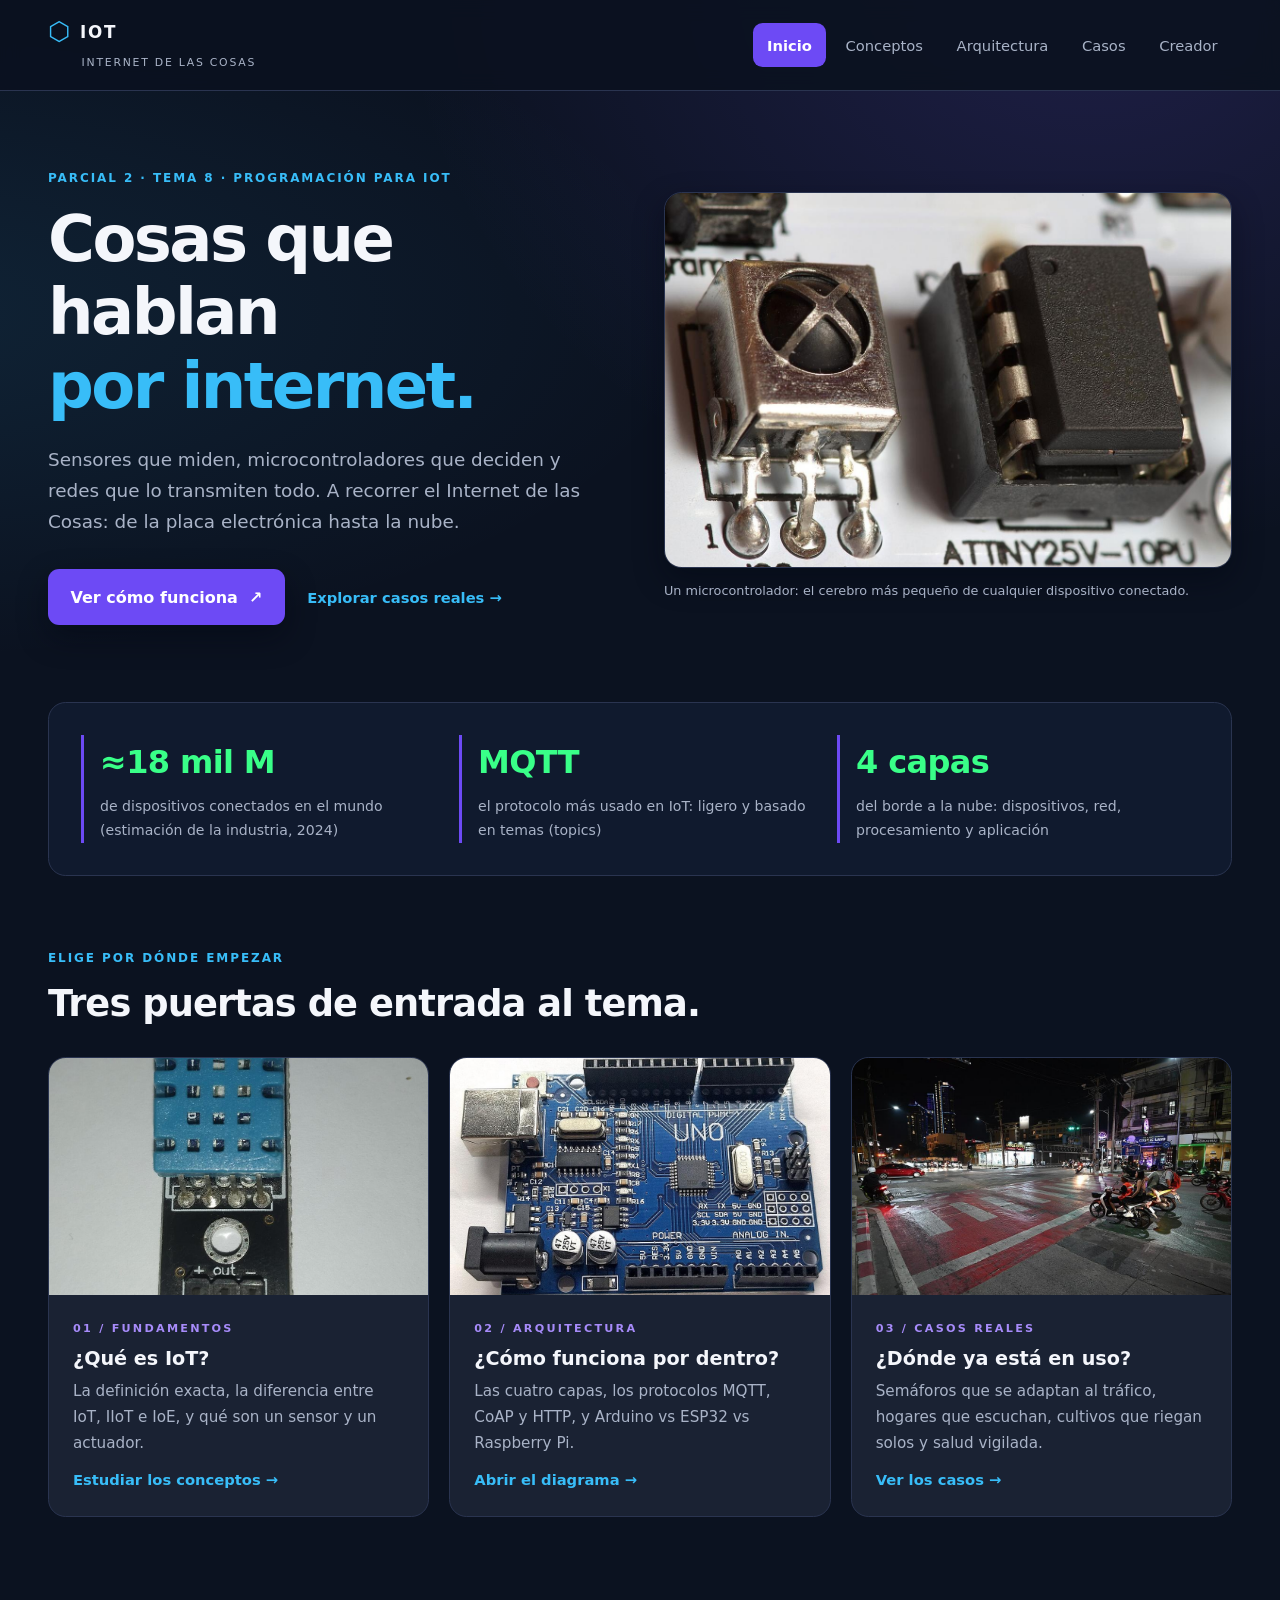
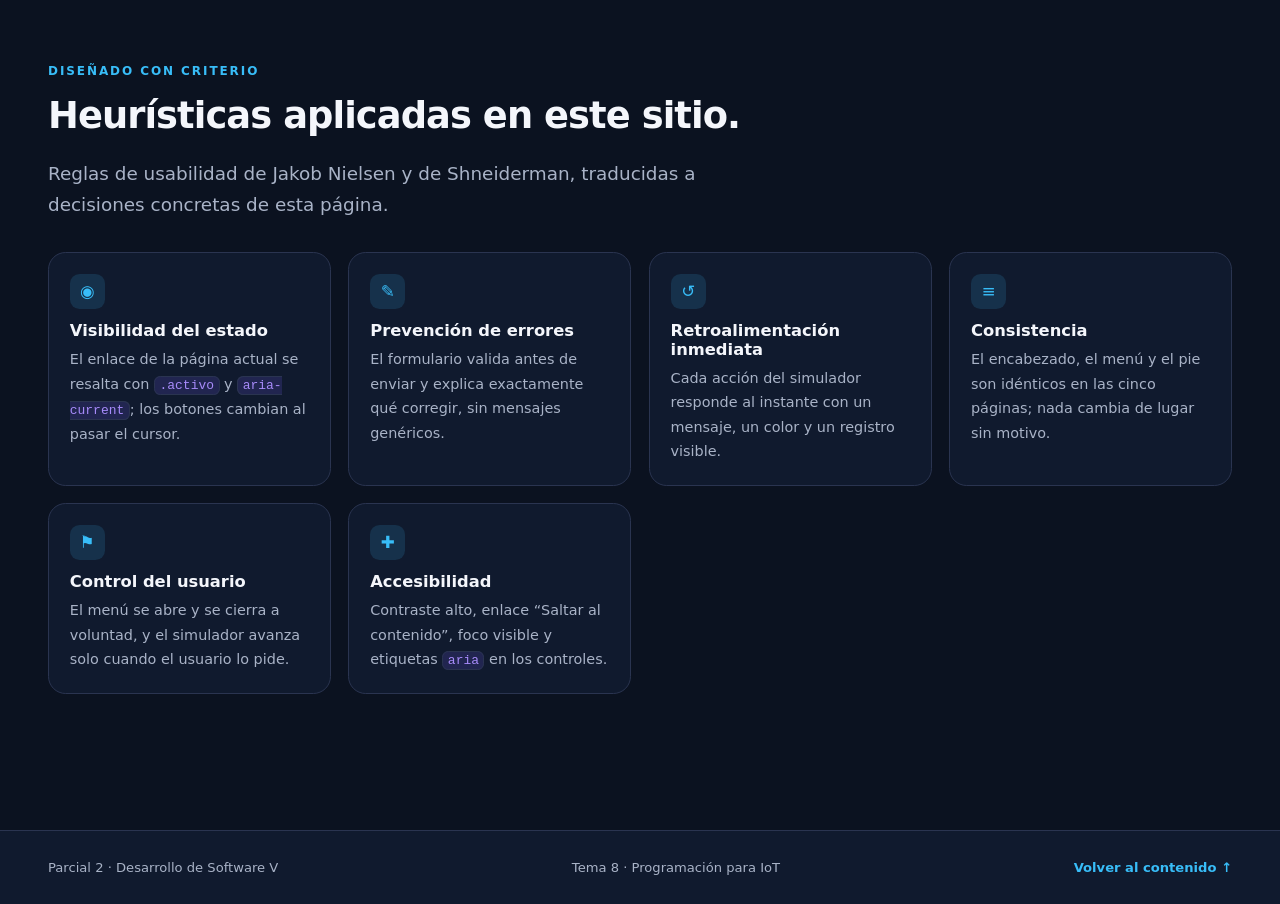
<file: index.html>
<!DOCTYPE html>
<html lang="es">
<head>
    <meta charset="UTF-8">
    <meta name="viewport" content="width=device-width, initial-scale=1.0">
    <meta name="description" content="Sitio educativo sobre Programación para IoT: conceptos, arquitectura de 4 capas, protocolos MQTT y CoAP, y casos de uso reales.">
    <title>Inicio | IoT</title>
    <link rel="stylesheet" href="css/estilos.css">
</head>
<body>
    <!-- Enlace de accesibilidad: permite saltar directamente al contenido con el teclado. -->
    <a class="skip-link" href="#contenido">Saltar al contenido</a>

    <header class="site-header">
        <div class="container header-layout">
            <a class="brand" href="index.html"><span class="brand-icon" aria-hidden="true">⬡</span> IOT<span class="brand-subtitle">Internet de las Cosas</span></a>
            <button class="nav-toggle" type="button" aria-expanded="false" aria-controls="menu-principal" aria-label="Mostrar u ocultar el menú de navegación"><span aria-hidden="true">☰</span></button>
            <nav id="menu-principal" aria-label="Navegación principal">
                <ul class="nav-list">
                    <li><a href="index.html" class="activo" aria-current="page">Inicio</a></li>
                    <li><a href="conceptos.html">Conceptos</a></li>
                    <li><a href="arquitectura.html">Arquitectura</a></li>
                    <li><a href="casos.html">Casos</a></li>
                    <li><a href="creador.html">Creador</a></li>
                </ul>
            </nav>
        </div>
    </header>

    <main id="contenido" class="container" tabindex="-1">
        <!-- Hero: un solo h1 identifica el tema principal de la página. -->
        <section class="hero" aria-labelledby="hero-title">
            <div class="hero-copy">
                <p class="eyebrow">PARCIAL 2 · TEMA 8 · PROGRAMACIÓN PARA IOT</p>
                <h1 id="hero-title">Cosas que hablan<br><span>por internet.</span></h1>
                <p class="lead">Sensores que miden, microcontroladores que deciden y redes que lo transmiten todo. A recorrer el Internet de las Cosas: de la placa electrónica hasta la nube.</p>
                <div class="actions">
                    <a class="button" href="arquitectura.html">Ver cómo funciona <span aria-hidden="true">↗</span></a>
                    <a class="text-link" href="casos.html">Explorar casos reales →</a>
                </div>
            </div>
            <figure class="hero-image">
                <!-- loading eager porque está encima del fold; las demás usan lazy. -->
                <img src="img/hero-iot.jpg" width="1200" height="794" alt="Primer plano de un microcontrolador ATtiny25V soldado sobre una placa electrónica" decoding="async">
                <figcaption>Un microcontrolador: el cerebro más pequeño de cualquier dispositivo conectado.</figcaption>
            </figure>
        </section>

        <!-- Franja de datos: da contexto numérico al tema. -->
        <section class="stats" aria-label="Datos clave sobre IoT">
            <div class="stat"><strong>≈18 mil M</strong><span>de dispositivos conectados en el mundo (estimación de la industria, 2024)</span></div>
            <div class="stat"><strong>MQTT</strong><span>el protocolo más usado en IoT: ligero y basado en temas (<span lang="en">topics</span>)</span></div>
            <div class="stat"><strong>4 capas</strong><span>del borde a la nube: dispositivos, red, procesamiento y aplicación</span></div>
        </section>

        <section class="section" aria-labelledby="explore-title">
            <div class="section-heading">
                <p class="eyebrow">ELIGE POR DÓNDE EMPEZAR</p>
                <h2 id="explore-title">Tres puertas de entrada al tema.</h2>
            </div>
            <!-- Grid de tarjetas con imagen: Flexbox reparte el espacio y las tarjetas cambian de fila en móvil. -->
            <div class="card-list">
                <article class="card card-media">
                    <img src="img/sensor-dht11.jpg" width="1000" height="1333" alt="Módulo sensor DHT11 azul de tres pines que mide temperatura y humedad" loading="lazy" decoding="async">
                    <div class="card-body">
                        <span class="card-number">01 / FUNDAMENTOS</span>
                        <h3>¿Qué es IoT?</h3>
                        <p>La definición exacta, la diferencia entre IoT, IIoT e IoE, y qué son un sensor y un actuador.</p>
                        <a class="text-link" href="conceptos.html">Estudiar los conceptos →</a>
                    </div>
                </article>
                <article class="card card-media">
                    <img src="img/arduino-uno.jpg" width="1000" height="752" alt="Placa Arduino Uno azul con sus conectores, el chip principal y el conector USB" loading="lazy" decoding="async">
                    <div class="card-body">
                        <span class="card-number">02 / ARQUITECTURA</span>
                        <h3>¿Cómo funciona por dentro?</h3>
                        <p>Las cuatro capas, los protocolos MQTT, CoAP y HTTP, y Arduino vs ESP32 vs Raspberry Pi.</p>
                        <a class="text-link" href="arquitectura.html">Abrir el diagrama →</a>
                    </div>
                </article>
                <article class="card card-media">
                    <img src="img/ciudad-inteligente.jpg" width="1000" height="666" alt="Cruce urbano de noche con semáforos encendidos y motociclistas esperando el cambio de luz" loading="lazy" decoding="async">
                    <div class="card-body">
                        <span class="card-number">03 / CASOS REALES</span>
                        <h3>¿Dónde ya está en uso?</h3>
                        <p>Semáforos que se adaptan al tráfico, hogares que escuchan, cultivos que riegan solos y salud vigilada.</p>
                        <a class="text-link" href="casos.html">Ver los casos →</a>
                    </div>
                </article>
            </div>
        </section>

        <!-- Sección de heurísticas: evidencia visual de que el diseño aplica Nielsen y Shneiderman. -->
        <section class="section" aria-labelledby="heuristica-title">
            <div class="section-heading">
                <p class="eyebrow">DISEÑADO CON CRITERIO</p>
                <h2 id="heuristica-title">Heurísticas aplicadas en este sitio.</h2>
                <p class="lead">Reglas de usabilidad de Jakob Nielsen y de Shneiderman, traducidas a decisiones concretas de esta página.</p>
            </div>
            <div class="heuri-grid">
                <article class="heuri"><span class="heuri-mark" aria-hidden="true">◉</span><h3>Visibilidad del estado</h3><p>El enlace de la página actual se resalta con <code>.activo</code> y <code>aria-current</code>; los botones cambian al pasar el cursor.</p></article>
                <article class="heuri"><span class="heuri-mark" aria-hidden="true">✎</span><h3>Prevención de errores</h3><p>El formulario valida antes de enviar y explica exactamente qué corregir, sin mensajes genéricos.</p></article>
                <article class="heuri"><span class="heuri-mark" aria-hidden="true">↺</span><h3>Retroalimentación inmediata</h3><p>Cada acción del simulador responde al instante con un mensaje, un color y un registro visible.</p></article>
                <article class="heuri"><span class="heuri-mark" aria-hidden="true">≡</span><h3>Consistencia</h3><p>El encabezado, el menú y el pie son idénticos en las cinco páginas; nada cambia de lugar sin motivo.</p></article>
                <article class="heuri"><span class="heuri-mark" aria-hidden="true">⚑</span><h3>Control del usuario</h3><p>El menú se abre y se cierra a voluntad, y el simulador avanza solo cuando el usuario lo pide.</p></article>
                <article class="heuri"><span class="heuri-mark" aria-hidden="true">✚</span><h3>Accesibilidad</h3><p>Contraste alto, enlace “Saltar al contenido”, foco visible y etiquetas <code>aria</code> en los controles.</p></article>
            </div>
        </section>
    </main>

    <footer class="site-footer">
        <div class="container footer-layout">
            <p>Parcial 2 · Desarrollo de Software V</p>
            <p>Tema 8 · Programación para IoT</p>
            <a href="#contenido">Volver al contenido ↑</a>
        </div>
    </footer>

    <script src="js/script.js" defer></script>
</body>
</html>
</file>
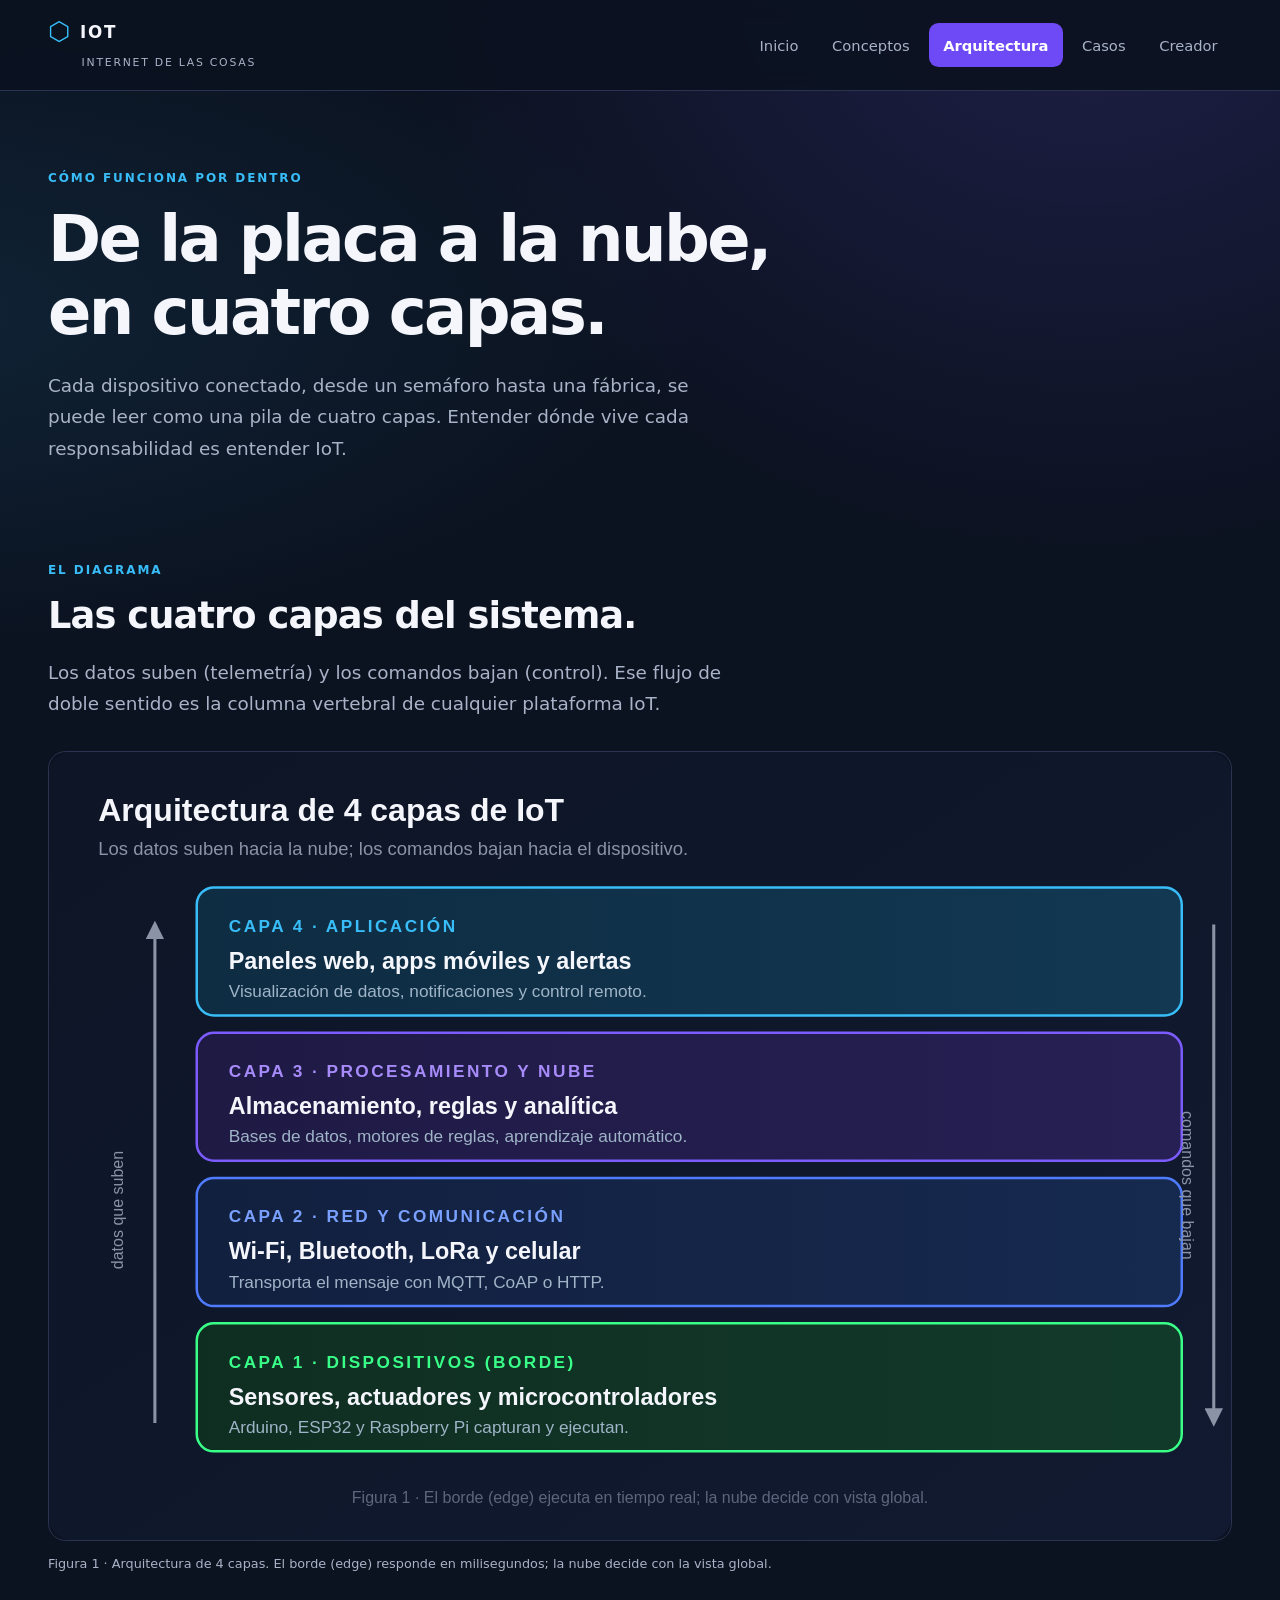
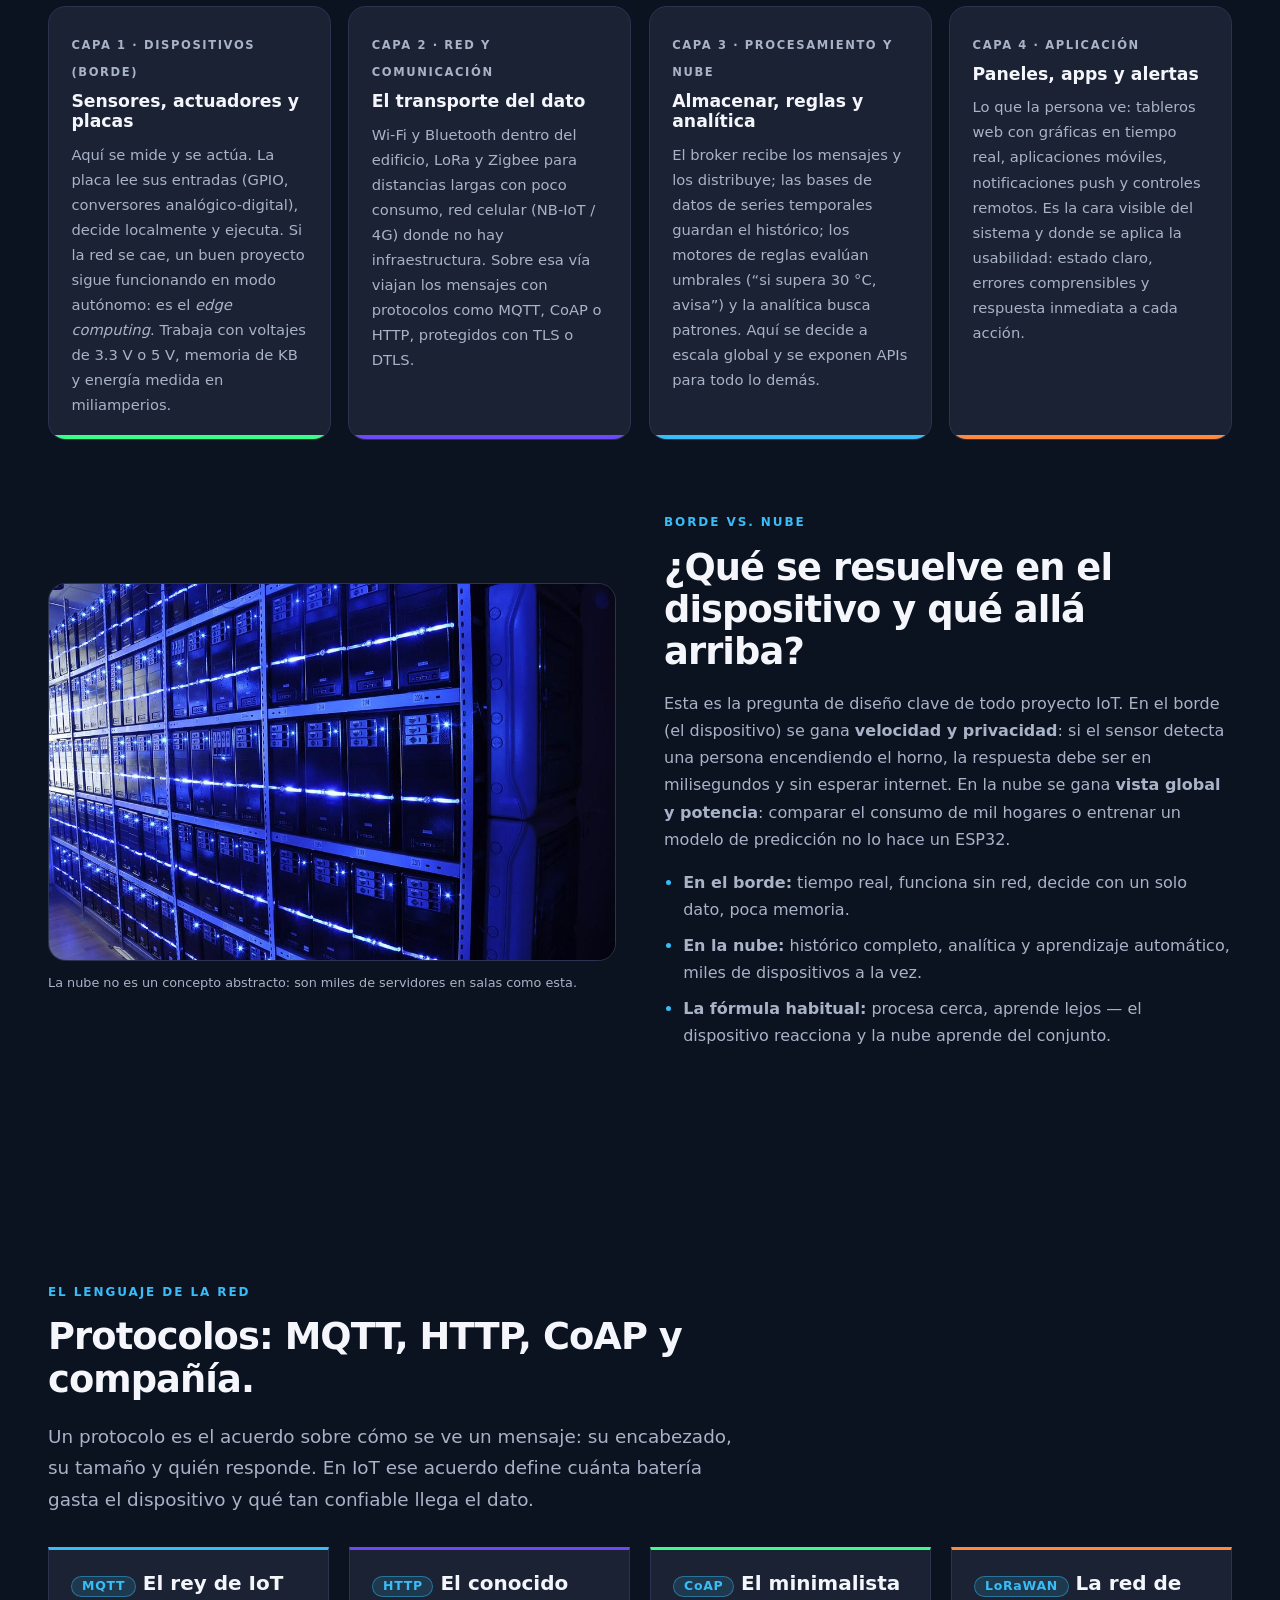
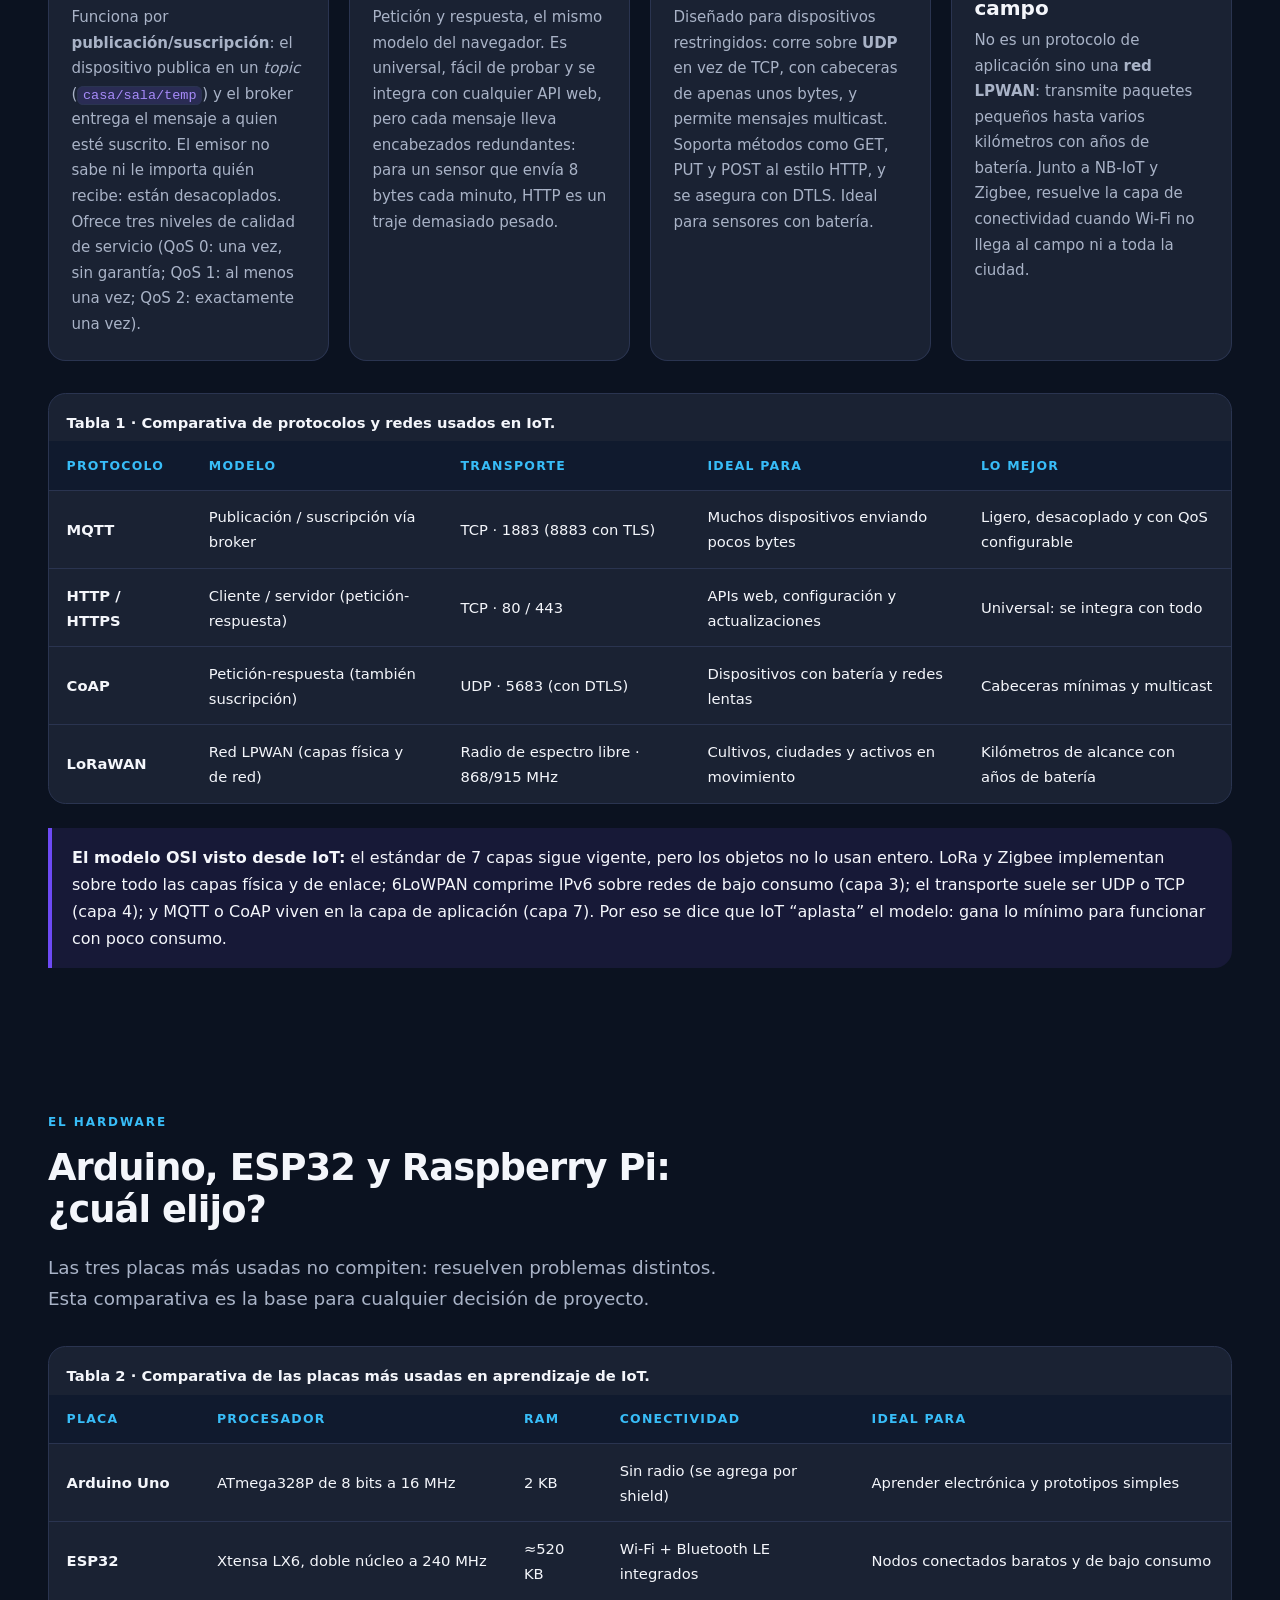
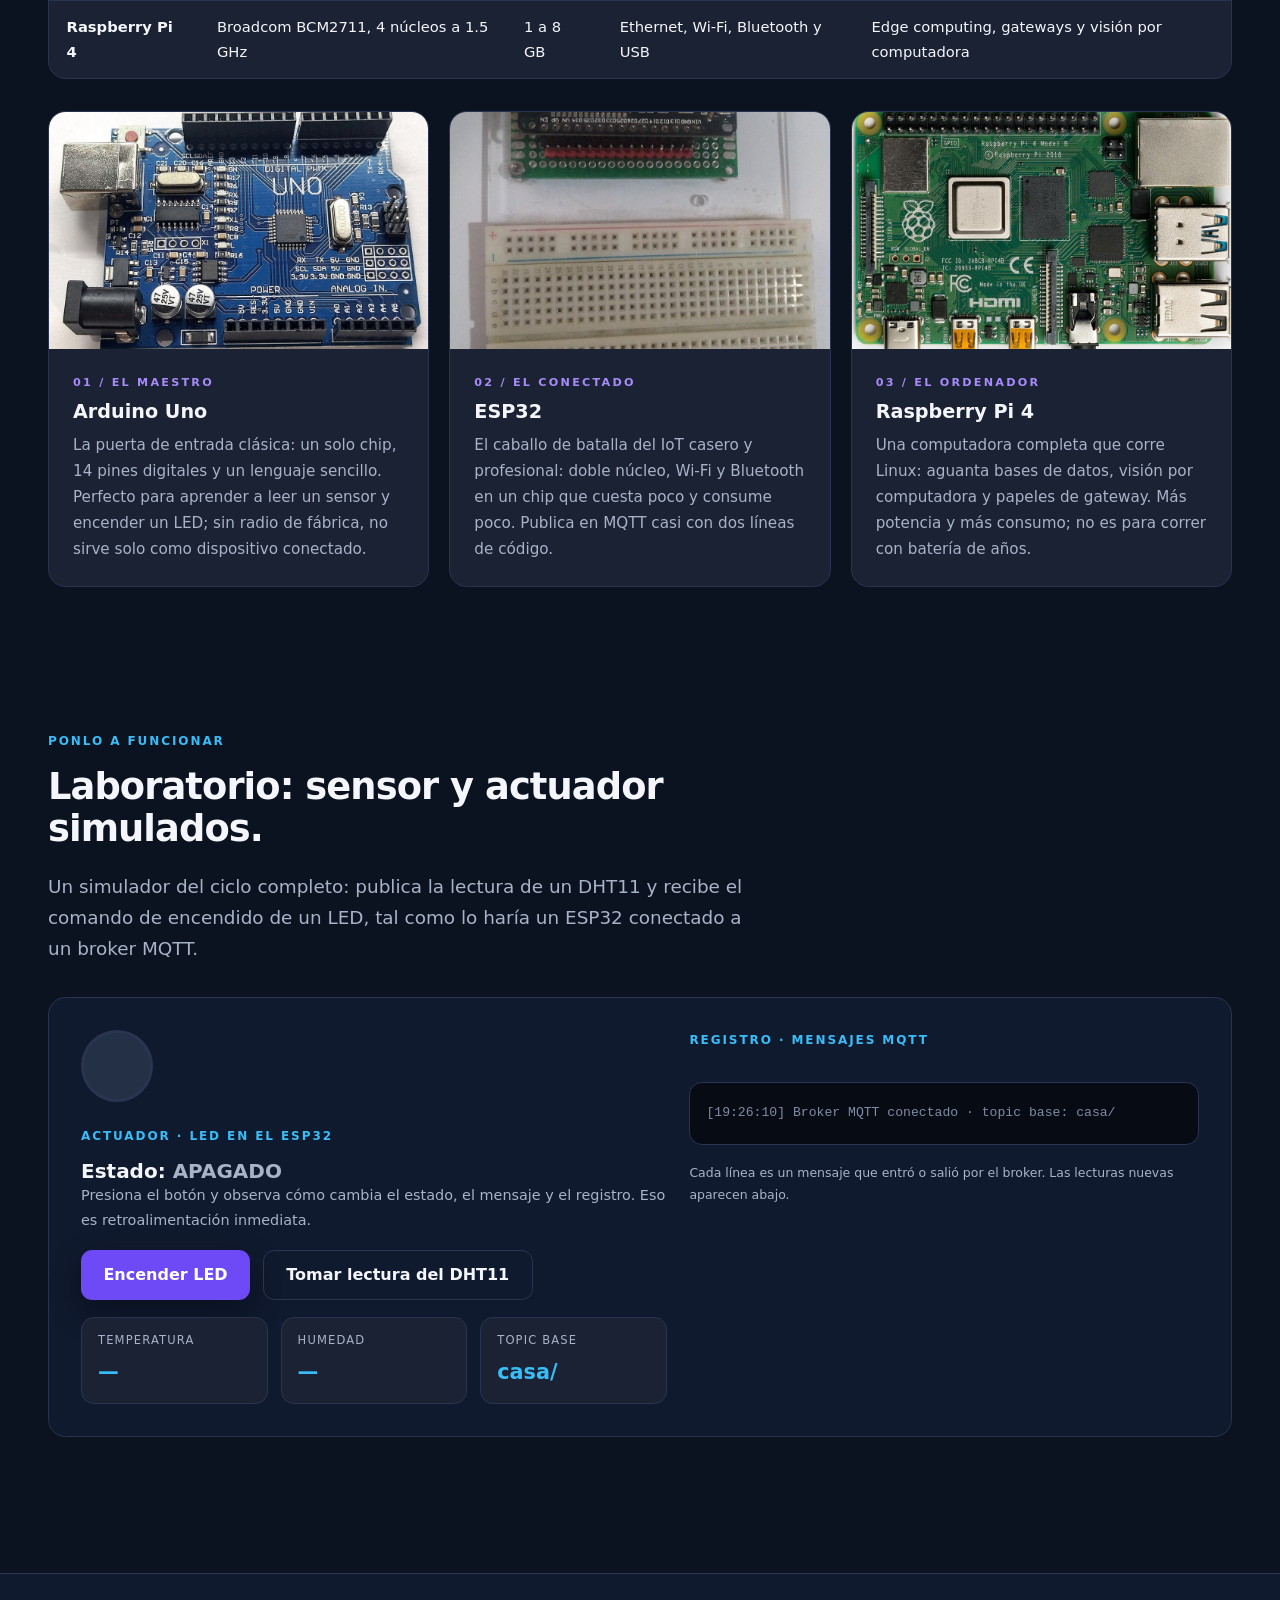
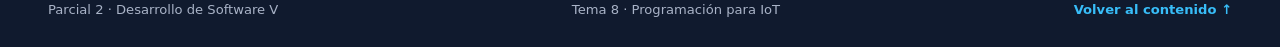
<file: arquitectura.html>
<!DOCTYPE html>
<html lang="es">
<head>
    <meta charset="UTF-8">
    <meta name="viewport" content="width=device-width, initial-scale=1.0">
    <meta name="description" content="Arquitectura de IoT en 4 capas, modelo OSI aplicado a IoT, protocolos MQTT, HTTP y CoAP, y comparativa de Arduino, ESP32 y Raspberry Pi.">
    <title>Arquitectura | IoT</title>
    <link rel="stylesheet" href="css/estilos.css">
</head>
<body>
    <a class="skip-link" href="#contenido">Saltar al contenido</a>

    <header class="site-header">
        <div class="container header-layout">
            <a class="brand" href="index.html"><span class="brand-icon" aria-hidden="true">⬡</span> IOT<span class="brand-subtitle">Internet de las Cosas</span></a>
            <button class="nav-toggle" type="button" aria-expanded="false" aria-controls="menu-principal" aria-label="Mostrar u ocultar el menú de navegación"><span aria-hidden="true">☰</span></button>
            <nav id="menu-principal" aria-label="Navegación principal">
                <ul class="nav-list">
                    <li><a href="index.html">Inicio</a></li>
                    <li><a href="conceptos.html">Conceptos</a></li>
                    <li><a href="arquitectura.html" class="activo" aria-current="page">Arquitectura</a></li>
                    <li><a href="casos.html">Casos</a></li>
                    <li><a href="creador.html">Creador</a></li>
                </ul>
            </nav>
        </div>
    </header>

    <main id="contenido" class="container" tabindex="-1">
        <section class="page-intro" aria-labelledby="arq-title">
            <p class="eyebrow">CÓMO FUNCIONA POR DENTRO</p>
            <h1 id="arq-title">De la placa a la nube, en cuatro capas.</h1>
            <p class="lead">Cada dispositivo conectado, desde un semáforo hasta una fábrica, se puede leer como una pila de cuatro capas. Entender dónde vive cada responsabilidad es entender IoT.</p>
        </section>

        <!-- Diagrama original + descripción de cada capa. -->
        <section class="section" aria-labelledby="capas-title">
            <div class="section-heading">
                <p class="eyebrow">EL DIAGRAMA</p>
                <h2 id="capas-title">Las cuatro capas del sistema.</h2>
                <p class="lead">Los datos suben (telemetría) y los comandos bajan (control). Ese flujo de doble sentido es la columna vertebral de cualquier plataforma IoT.</p>
            </div>

            <figure class="figura">
                <img src="img/arquitectura-capas.svg" width="960" height="640" alt="Diagrama de las cuatro capas de IoT apiladas: dispositivos con sensores, red con Wi-Fi y MQTT, procesamiento en la nube y aplicación con paneles; flechas indican los datos que suben y los comandos que bajan" loading="lazy" decoding="async">
                <figcaption>Figura 1 · Arquitectura de 4 capas. El borde (edge) responde en milisegundos; la nube decide con la vista global.</figcaption>
            </figure>

            <div class="capas">
                <article class="capa">
                    <span class="capa-num">CAPA 1 · DISPOSITIVOS (BORDE)</span>
                    <h3>Sensores, actuadores y placas</h3>
                    <p>Aquí se mide y se actúa. La placa lee sus entradas (GPIO, conversores analógico-digital), decide localmente y ejecuta. Si la red se cae, un buen proyecto sigue funcionando en modo autónomo: es el <em>edge computing</em>. Trabaja con voltajes de 3.3 V o 5 V, memoria de KB y energía medida en miliamperios.</p>
                </article>
                <article class="capa">
                    <span class="capa-num">CAPA 2 · RED Y COMUNICACIÓN</span>
                    <h3>El transporte del dato</h3>
                    <p>Wi-Fi y Bluetooth dentro del edificio, LoRa y Zigbee para distancias largas con poco consumo, red celular (NB-IoT / 4G) donde no hay infraestructura. Sobre esa vía viajan los mensajes con protocolos como MQTT, CoAP o HTTP, protegidos con TLS o DTLS.</p>
                </article>
                <article class="capa">
                    <span class="capa-num">CAPA 3 · PROCESAMIENTO Y NUBE</span>
                    <h3>Almacenar, reglas y analítica</h3>
                    <p>El broker recibe los mensajes y los distribuye; las bases de datos de series temporales guardan el histórico; los motores de reglas evalúan umbrales (“si supera 30 °C, avisa”) y la analítica busca patrones. Aquí se decide a escala global y se exponen APIs para todo lo demás.</p>
                </article>
                <article class="capa">
                    <span class="capa-num">CAPA 4 · APLICACIÓN</span>
                    <h3>Paneles, apps y alertas</h3>
                    <p>Lo que la persona ve: tableros web con gráficas en tiempo real, aplicaciones móviles, notificaciones push y controles remotos. Es la cara visible del sistema y donde se aplica la usabilidad: estado claro, errores comprensibles y respuesta inmediata a cada acción.</p>
                </article>
            </div>

            <!-- Borde vs. nube: la decisión de diseño más importante de IoT. -->
            <section class="split section" aria-labelledby="nube-title">
                <figure class="figura">
                    <img src="img/datacenter.jpg" width="1000" height="664" alt="Pasillo de un centro de datos con filas de racks de servidores iluminados en azul" loading="lazy" decoding="async">
                    <figcaption>La nube no es un concepto abstracto: son miles de servidores en salas como esta.</figcaption>
                </figure>
                <div>
                    <p class="eyebrow">BORDE VS. NUBE</p>
                    <h2 id="nube-title">¿Qué se resuelve en el dispositivo y qué allá arriba?</h2>
                    <p style="margin-top:1rem;">Esta es la pregunta de diseño clave de todo proyecto IoT. En el borde (el dispositivo) se gana <strong>velocidad y privacidad</strong>: si el sensor detecta una persona encendiendo el horno, la respuesta debe ser en milisegundos y sin esperar internet. En la nube se gana <strong>vista global y potencia</strong>: comparar el consumo de mil hogares o entrenar un modelo de predicción no lo hace un ESP32.</p>
                    <ul class="lista-con">
                        <li><strong>En el borde:</strong> tiempo real, funciona sin red, decide con un solo dato, poca memoria.</li>
                        <li><strong>En la nube:</strong> histórico completo, analítica y aprendizaje automático, miles de dispositivos a la vez.</li>
                        <li><strong>La fórmula habitual:</strong> procesa cerca, aprende lejos — el dispositivo reacciona y la nube aprende del conjunto.</li>
                    </ul>
                </div>
            </section>
        </section>

        <!-- Protocolos: explicación + tabla comparativa + nota sobre OSI. -->
        <section class="section" aria-labelledby="proto-title">
            <div class="section-heading">
                <p class="eyebrow">EL LENGUAJE DE LA RED</p>
                <h2 id="proto-title">Protocolos: MQTT, HTTP, CoAP y compañía.</h2>
                <p class="lead">Un protocolo es el acuerdo sobre cómo se ve un mensaje: su encabezado, su tamaño y quién responde. En IoT ese acuerdo define cuánta batería gasta el dispositivo y qué tan confiable llega el dato.</p>
            </div>

            <div class="def-grid">
                <article class="def">
                    <h3><span class="chip">MQTT</span> El rey de IoT</h3>
                    <p>Funciona por <strong>publicación/suscripción</strong>: el dispositivo publica en un <em>topic</em> (<code>casa/sala/temp</code>) y el broker entrega el mensaje a quien esté suscrito. El emisor no sabe ni le importa quién recibe: están desacoplados. Ofrece tres niveles de calidad de servicio (QoS 0: una vez, sin garantía; QoS 1: al menos una vez; QoS 2: exactamente una vez).</p>
                </article>
                <article class="def def--morado">
                    <h3><span class="chip">HTTP</span> El conocido</h3>
                    <p>Petición y respuesta, el mismo modelo del navegador. Es universal, fácil de probar y se integra con cualquier API web, pero cada mensaje lleva encabezados redundantes: para un sensor que envía 8 bytes cada minuto, HTTP es un traje demasiado pesado.</p>
                </article>
                <article class="def def--verde">
                    <h3><span class="chip">CoAP</span> El minimalista</h3>
                    <p>Diseñado para dispositivos restringidos: corre sobre <strong>UDP</strong> en vez de TCP, con cabeceras de apenas unos bytes, y permite mensajes multicast. Soporta métodos como GET, PUT y POST al estilo HTTP, y se asegura con DTLS. Ideal para sensores con batería.</p>
                </article>
                <article class="def def--naranja">
                    <h3><span class="chip">LoRaWAN</span> La red de campo</h3>
                    <p>No es un protocolo de aplicación sino una <strong>red LPWAN</strong>: transmite paquetes pequeños hasta varios kilómetros con años de batería. Junto a NB-IoT y Zigbee, resuelve la capa de conectividad cuando Wi-Fi no llega al campo ni a toda la ciudad.</p>
                </article>
            </div>

            <div class="tabla-scroll">
                <table class="tabla">
                    <caption>Tabla 1 · Comparativa de protocolos y redes usados en IoT.</caption>
                    <thead>
                        <tr>
                            <th scope="col">Protocolo</th>
                            <th scope="col">Modelo</th>
                            <th scope="col">Transporte</th>
                            <th scope="col">Ideal para</th>
                            <th scope="col">Lo mejor</th>
                        </tr>
                    </thead>
                    <tbody>
                        <tr>
                            <td>MQTT</td>
                            <td>Publicación / suscripción vía broker</td>
                            <td>TCP · 1883 (8883 con TLS)</td>
                            <td>Muchos dispositivos enviando pocos bytes</td>
                            <td>Ligero, desacoplado y con QoS configurable</td>
                        </tr>
                        <tr>
                            <td>HTTP / HTTPS</td>
                            <td>Cliente / servidor (petición-respuesta)</td>
                            <td>TCP · 80 / 443</td>
                            <td>APIs web, configuración y actualizaciones</td>
                            <td>Universal: se integra con todo</td>
                        </tr>
                        <tr>
                            <td>CoAP</td>
                            <td>Petición-respuesta (también suscripción)</td>
                            <td>UDP · 5683 (con DTLS)</td>
                            <td>Dispositivos con batería y redes lentas</td>
                            <td>Cabeceras mínimas y multicast</td>
                        </tr>
                        <tr>
                            <td>LoRaWAN</td>
                            <td>Red LPWAN (capas física y de red)</td>
                            <td>Radio de espectro libre · 868/915 MHz</td>
                            <td>Cultivos, ciudades y activos en movimiento</td>
                            <td>Kilómetros de alcance con años de batería</td>
                        </tr>
                    </tbody>
                </table>
            </div>

            <div class="nota">
                <p><strong>El modelo OSI visto desde IoT:</strong> el estándar de 7 capas sigue vigente, pero los objetos no lo usan entero. LoRa y Zigbee implementan sobre todo las capas física y de enlace; <span lang="en">6LoWPAN</span> comprime IPv6 sobre redes de bajo consumo (capa 3); el transporte suele ser UDP o TCP (capa 4); y MQTT o CoAP viven en la capa de aplicación (capa 7). Por eso se dice que IoT “aplasta” el modelo: gana lo mínimo para funcionar con poco consumo.</p>
            </div>
        </section>

        <!-- Hardware: tabla comparativa + tarjetas con imagen de cada placa. -->
        <section class="section" aria-labelledby="hardware-title">
            <div class="section-heading">
                <p class="eyebrow">EL HARDWARE</p>
                <h2 id="hardware-title">Arduino, ESP32 y Raspberry Pi: ¿cuál elijo?</h2>
                <p class="lead">Las tres placas más usadas no compiten: resuelven problemas distintos. Esta comparativa es la base para cualquier decisión de proyecto.</p>
            </div>

            <div class="tabla-scroll">
                <table class="tabla">
                    <caption>Tabla 2 · Comparativa de las placas más usadas en aprendizaje de IoT.</caption>
                    <thead>
                        <tr>
                            <th scope="col">Placa</th>
                            <th scope="col">Procesador</th>
                            <th scope="col">RAM</th>
                            <th scope="col">Conectividad</th>
                            <th scope="col">Ideal para</th>
                        </tr>
                    </thead>
                    <tbody>
                        <tr>
                            <td>Arduino Uno</td>
                            <td>ATmega328P de 8 bits a 16 MHz</td>
                            <td>2 KB</td>
                            <td>Sin radio (se agrega por shield)</td>
                            <td>Aprender electrónica y prototipos simples</td>
                        </tr>
                        <tr>
                            <td>ESP32</td>
                            <td>Xtensa LX6, doble núcleo a 240 MHz</td>
                            <td>≈520 KB</td>
                            <td>Wi-Fi + Bluetooth LE integrados</td>
                            <td>Nodos conectados baratos y de bajo consumo</td>
                        </tr>
                        <tr>
                            <td>Raspberry Pi 4</td>
                            <td>Broadcom BCM2711, 4 núcleos a 1.5 GHz</td>
                            <td>1 a 8 GB</td>
                            <td>Ethernet, Wi-Fi, Bluetooth y USB</td>
                            <td>Edge computing, gateways y visión por computadora</td>
                        </tr>
                    </tbody>
                </table>
            </div>

            <div class="card-list" style="margin-top:2rem;">
                <article class="card card-media">
                    <img src="img/arduino-uno.jpg" width="1000" height="752" alt="Placa Arduino Uno azul con el chip ATmega328P, los conectores hembra y el conector USB" loading="lazy" decoding="async">
                    <div class="card-body">
                        <span class="card-number">01 / EL MAESTRO</span>
                        <h3>Arduino Uno</h3>
                        <p>La puerta de entrada clásica: un solo chip, 14 pines digitales y un lenguaje sencillo. Perfecto para aprender a leer un sensor y encender un LED; sin radio de fábrica, no sirve solo como dispositivo conectado.</p>
                    </div>
                </article>
                <article class="card card-media">
                    <img src="img/esp32.jpg" width="1000" height="1334" alt="Placa ESP32 montada sobre una protoboard pequeña con una protoboard blanca debajo" loading="lazy" decoding="async">
                    <div class="card-body">
                        <span class="card-number">02 / EL CONECTADO</span>
                        <h3>ESP32</h3>
                        <p>El caballo de batalla del IoT casero y profesional: doble núcleo, Wi-Fi y Bluetooth en un chip que cuesta poco y consume poco. Publica en MQTT casi con dos líneas de código.</p>
                    </div>
                </article>
                <article class="card card-media">
                    <img src="img/raspberry-pi.jpg" width="1000" height="668" alt="Vista cenital de una Raspberry Pi 4 Model B con sus puertos USB, HDMI y el conector GPIO" loading="lazy" decoding="async">
                    <div class="card-body">
                        <span class="card-number">03 / EL ORDENADOR</span>
                        <h3>Raspberry Pi 4</h3>
                        <p>Una computadora completa que corre Linux: aguanta bases de datos, visión por computadora y papeles de gateway. Más potencia y más consumo; no es para correr con batería de años.</p>
                    </div>
                </article>
            </div>
        </section>

        <!-- Laboratorio interactivo (controlado con js/script.js). -->
        <section class="section" aria-labelledby="lab-title">
            <div class="section-heading">
                <p class="eyebrow">PONLO A FUNCIONAR</p>
                <h2 id="lab-title">Laboratorio: sensor y actuador simulados.</h2>
                <p class="lead">Un simulador del ciclo completo: publica la lectura de un DHT11 y recibe el comando de encendido de un LED, tal como lo haría un ESP32 conectado a un broker MQTT.</p>
            </div>

            <div class="lab">
                <div class="lab-grid">
                    <div class="lab-col">
                        <div class="lab-panel">
                            <!-- aria-hidden: el estado real se informa con el texto de al lado. -->
                            <div class="led" id="led" aria-hidden="true"></div>
                            <div>
                                <p class="eyebrow">ACTUADOR · LED EN EL ESP32</p>
                                <h3>Estado: <span id="estado-led">APAGADO</span></h3>
                                <p class="lab-nota">Presiona el botón y observa cómo cambia el estado, el mensaje y el registro. Eso es retroalimentación inmediata.</p>
                            </div>
                        </div>

                        <div class="lab-botones">
                            <button class="button" type="button" id="btn-led" aria-pressed="false">Encender LED</button>
                            <button class="button button--suave" type="button" id="btn-leer">Tomar lectura del DHT11</button>
                        </div>

                        <dl class="lab-estado">
                            <div>
                                <dt>Temperatura</dt>
                                <dd id="valor-temp">—</dd>
                            </div>
                            <div>
                                <dt>Humedad</dt>
                                <dd id="valor-humedad">—</dd>
                            </div>
                            <div>
                                <dt>Topic base</dt>
                                <dd>casa/</dd>
                            </div>
                        </dl>

                        <!-- Contenedor de mensajes: lo gestiona mostrarMensaje(). -->
                        <div id="lab-mensaje" class="mensaje" role="status" aria-live="polite"></div>
                    </div>

                    <div class="lab-col">
                        <p class="eyebrow">REGISTRO · MENSAJES MQTT</p>
                        <ul id="registro" class="registro" aria-live="polite" aria-label="Registro de mensajes publicados y recibidos"></ul>
                        <p class="campo-nota">Cada línea es un mensaje que entró o salió por el broker. Las lecturas nuevas aparecen abajo.</p>
                    </div>
                </div>
            </div>
        </section>
    </main>

    <footer class="site-footer">
        <div class="container footer-layout">
            <p>Parcial 2 · Desarrollo de Software V</p>
            <p>Tema 8 · Programación para IoT</p>
            <a href="#contenido">Volver al contenido ↑</a>
        </div>
    </footer>

    <script src="js/script.js" defer></script>
</body>
</html>
</file>
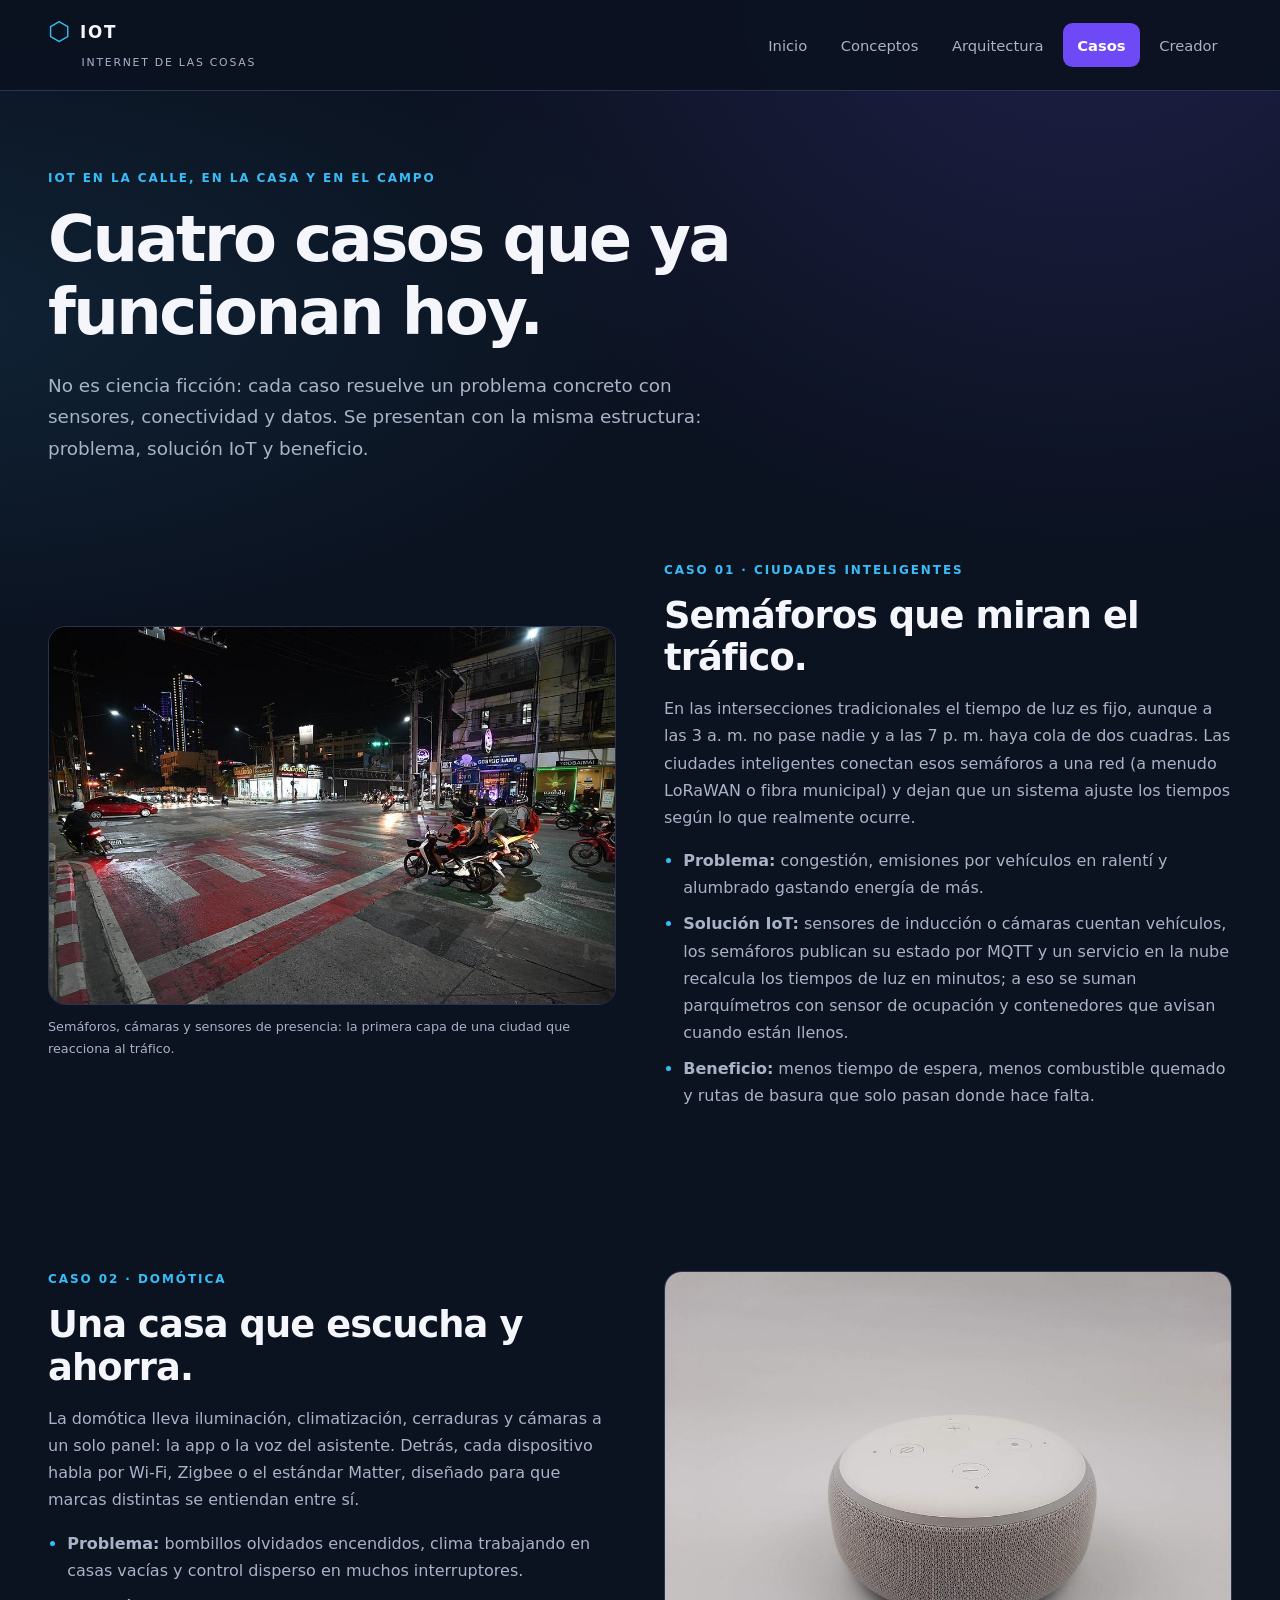
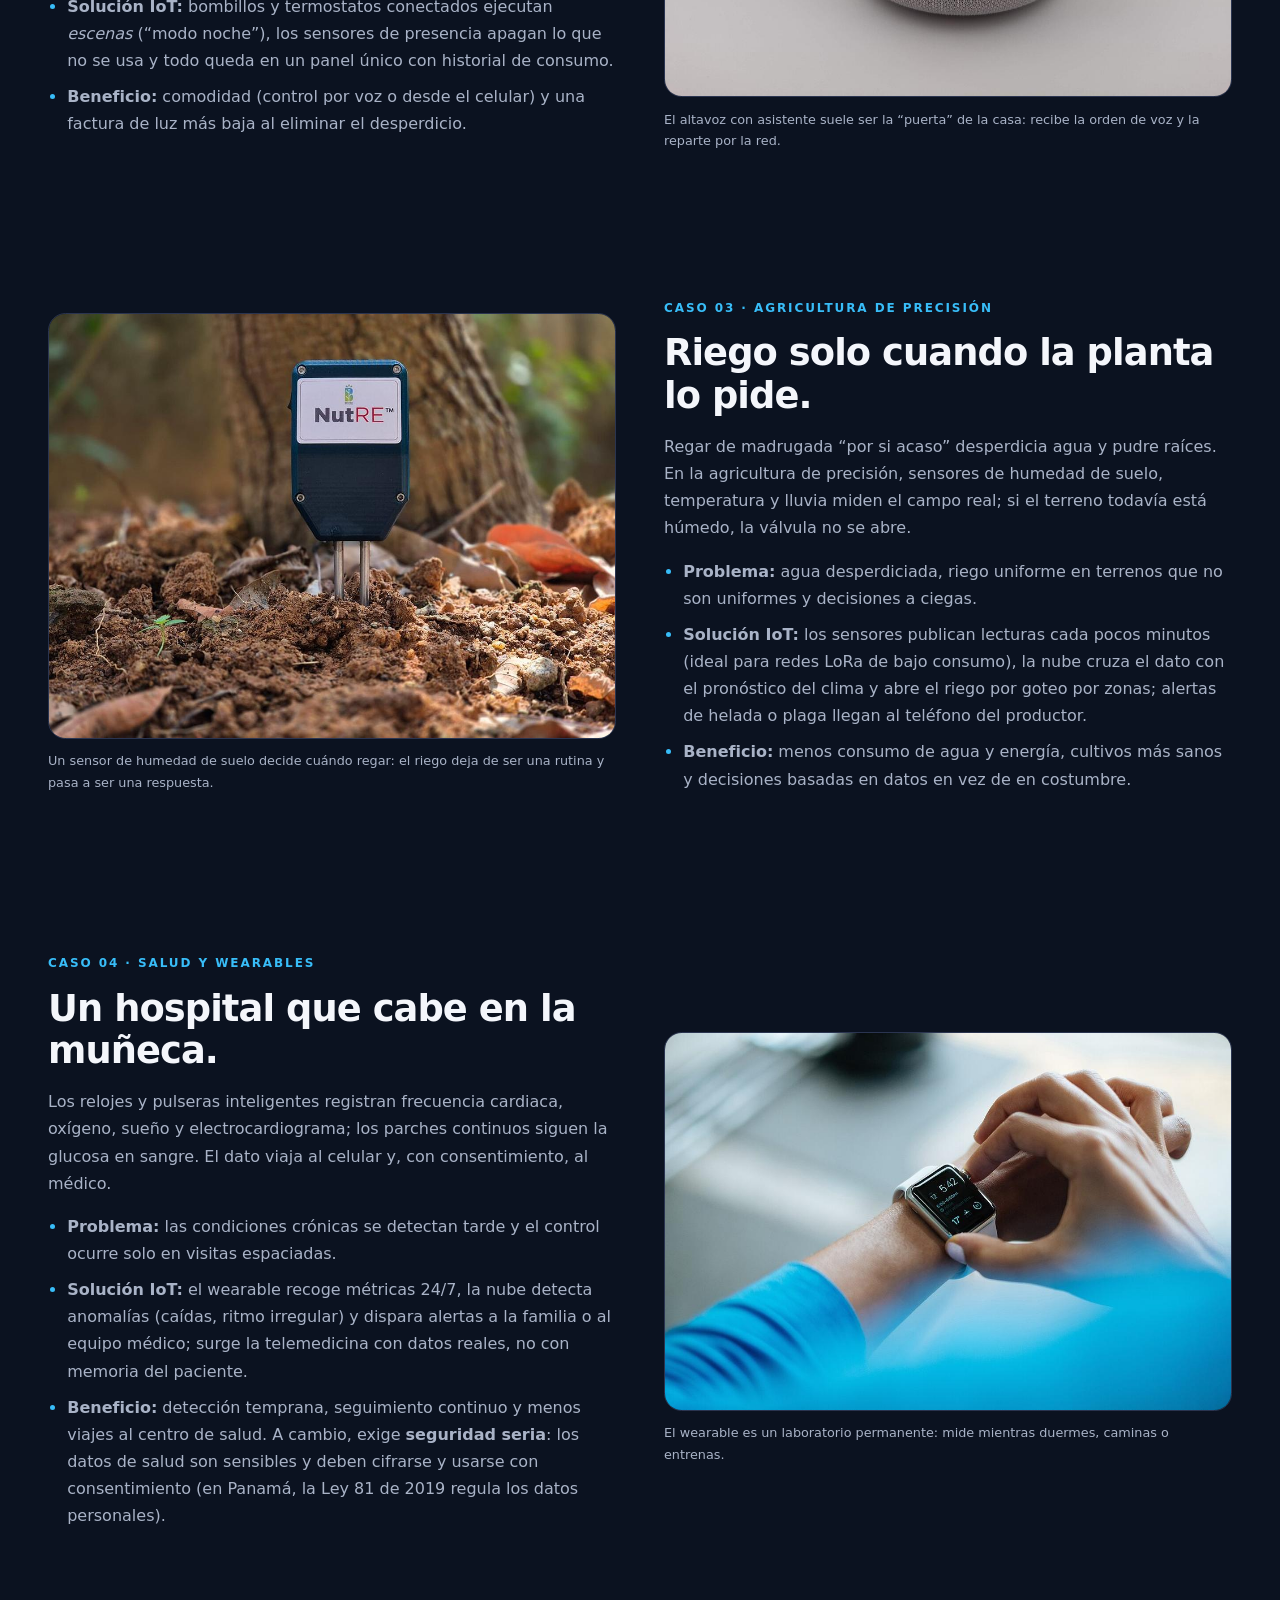
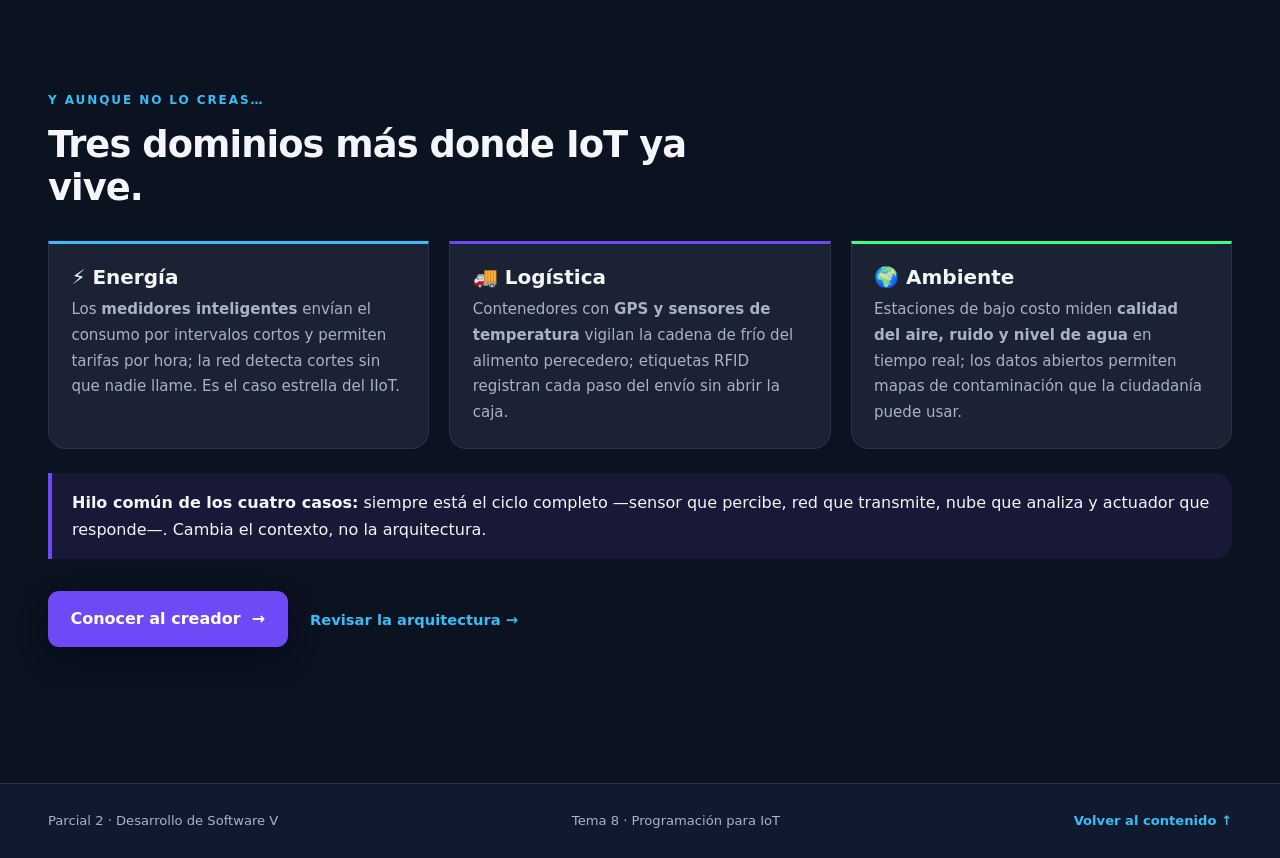
<file: casos.html>
<!DOCTYPE html>
<html lang="es">
<head>
    <meta charset="UTF-8">
    <meta name="viewport" content="width=device-width, initial-scale=1.0">
    <meta name="description" content="Aplicaciones reales de IoT: ciudades inteligentes con semáforos adaptativos, domótica, agricultura de precisión y salud con wearables.">
    <title>Casos de uso | IoT</title>
    <link rel="stylesheet" href="css/estilos.css">
</head>
<body>
    <a class="skip-link" href="#contenido">Saltar al contenido</a>

    <header class="site-header">
        <div class="container header-layout">
            <a class="brand" href="index.html"><span class="brand-icon" aria-hidden="true">⬡</span> IOT<span class="brand-subtitle">Internet de las Cosas</span></a>
            <button class="nav-toggle" type="button" aria-expanded="false" aria-controls="menu-principal" aria-label="Mostrar u ocultar el menú de navegación"><span aria-hidden="true">☰</span></button>
            <nav id="menu-principal" aria-label="Navegación principal">
                <ul class="nav-list">
                    <li><a href="index.html">Inicio</a></li>
                    <li><a href="conceptos.html">Conceptos</a></li>
                    <li><a href="arquitectura.html">Arquitectura</a></li>
                    <li><a href="casos.html" class="activo" aria-current="page">Casos</a></li>
                    <li><a href="creador.html">Creador</a></li>
                </ul>
            </nav>
        </div>
    </header>

    <main id="contenido" class="container" tabindex="-1">
        <section class="page-intro" aria-labelledby="casos-title">
            <p class="eyebrow">IOT EN LA CALLE, EN LA CASA Y EN EL CAMPO</p>
            <h1 id="casos-title">Cuatro casos que ya funcionan hoy.</h1>
            <p class="lead">No es ciencia ficción: cada caso resuelve un problema concreto con sensores, conectividad y datos. Se presentan con la misma estructura: problema, solución IoT y beneficio.</p>
        </section>

        <!-- Caso 1: ciudades inteligentes -->
        <section class="split section" aria-labelledby="caso-ciudad">
            <figure class="figura">
                <img src="img/ciudad-inteligente.jpg" width="1000" height="666" alt="Cruce urbano de noche con semáforos encendidos, motociclistas detenidos y un cruce peatonal pintado de rojo" loading="lazy" decoding="async">
                <figcaption>Semáforos, cámaras y sensores de presencia: la primera capa de una ciudad que reacciona al tráfico.</figcaption>
            </figure>
            <div>
                <p class="eyebrow">CASO 01 · CIUDADES INTELIGENTES</p>
                <h2 id="caso-ciudad">Semáforos que miran el tráfico.</h2>
                <p style="margin-top:1rem;">En las intersecciones tradicionales el tiempo de luz es fijo, aunque a las 3 a. m. no pase nadie y a las 7 p. m. haya cola de dos cuadras. Las ciudades inteligentes conectan esos semáforos a una red (a menudo LoRaWAN o fibra municipal) y dejan que un sistema ajuste los tiempos según lo que realmente ocurre.</p>
                <ul class="lista-con">
                    <li><strong>Problema:</strong> congestión, emisiones por vehículos en ralentí y alumbrado gastando energía de más.</li>
                    <li><strong>Solución IoT:</strong> sensores de inducción o cámaras cuentan vehículos, los semáforos publican su estado por MQTT y un servicio en la nube recalcula los tiempos de luz en minutos; a eso se suman parquímetros con sensor de ocupación y contenedores que avisan cuando están llenos.</li>
                    <li><strong>Beneficio:</strong> menos tiempo de espera, menos combustible quemado y rutas de basura que solo pasan donde hace falta.</li>
                </ul>
            </div>
        </section>

        <!-- Caso 2: domótica -->
        <section class="split split--invertido section" aria-labelledby="caso-domotica">
            <figure class="figura">
                <img src="img/domotica.jpg" width="1000" height="750" alt="Altavoz inteligente redondo de color gris claro sobre un fondo neutro" loading="lazy" decoding="async">
                <figcaption>El altavoz con asistente suele ser la “puerta” de la casa: recibe la orden de voz y la reparte por la red.</figcaption>
            </figure>
            <div>
                <p class="eyebrow">CASO 02 · DOMÓTICA</p>
                <h2 id="caso-domotica">Una casa que escucha y ahorra.</h2>
                <p style="margin-top:1rem;">La domótica lleva iluminación, climatización, cerraduras y cámaras a un solo panel: la app o la voz del asistente. Detrás, cada dispositivo habla por Wi-Fi, Zigbee o el estándar <span lang="en">Matter</span>, diseñado para que marcas distintas se entiendan entre sí.</p>
                <ul class="lista-con">
                    <li><strong>Problema:</strong> bombillos olvidados encendidos, clima trabajando en casas vacías y control disperso en muchos interruptores.</li>
                    <li><strong>Solución IoT:</strong> bombillos y termostatos conectados ejecutan <em>escenas</em> (“modo noche”), los sensores de presencia apagan lo que no se usa y todo queda en un panel único con historial de consumo.</li>
                    <li><strong>Beneficio:</strong> comodidad (control por voz o desde el celular) y una factura de luz más baja al eliminar el desperdicio.</li>
                </ul>
            </div>
        </section>

        <!-- Caso 3: agricultura de precisión -->
        <section class="split section" aria-labelledby="caso-agro">
            <figure class="figura">
                <img src="img/agricultura.jpg" width="1000" height="750" alt="Sensor de suelo NutRE clavado en la tierra junto a hojas secas de un cultivo" loading="lazy" decoding="async">
                <figcaption>Un sensor de humedad de suelo decide cuándo regar: el riego deja de ser una rutina y pasa a ser una respuesta.</figcaption>
            </figure>
            <div>
                <p class="eyebrow">CASO 03 · AGRICULTURA DE PRECISIÓN</p>
                <h2 id="caso-agro">Riego solo cuando la planta lo pide.</h2>
                <p style="margin-top:1rem;">Regar de madrugada “por si acaso” desperdicia agua y pudre raíces. En la agricultura de precisión, sensores de humedad de suelo, temperatura y lluvia miden el campo real; si el terreno todavía está húmedo, la válvula no se abre.</p>
                <ul class="lista-con">
                    <li><strong>Problema:</strong> agua desperdiciada, riego uniforme en terrenos que no son uniformes y decisiones a ciegas.</li>
                    <li><strong>Solución IoT:</strong> los sensores publican lecturas cada pocos minutos (ideal para redes LoRa de bajo consumo), la nube cruza el dato con el pronóstico del clima y abre el riego por goteo por zonas; alertas de helada o plaga llegan al teléfono del productor.</li>
                    <li><strong>Beneficio:</strong> menos consumo de agua y energía, cultivos más sanos y decisiones basadas en datos en vez de en costumbre.</li>
                </ul>
            </div>
        </section>

        <!-- Caso 4: salud y wearables -->
        <section class="split split--invertido section" aria-labelledby="caso-salud">
            <figure class="figura">
                <img src="img/wearable-salud.jpg" width="1000" height="666" alt="Persona ajustando un reloj inteligente en su muñeca con la mano libre" loading="lazy" decoding="async">
                <figcaption>El wearable es un laboratorio permanente: mide mientras duermes, caminas o entrenas.</figcaption>
            </figure>
            <div>
                <p class="eyebrow">CASO 04 · SALUD Y WEARABLES</p>
                <h2 id="caso-salud">Un hospital que cabe en la muñeca.</h2>
                <p style="margin-top:1rem;">Los relojes y pulseras inteligentes registran frecuencia cardiaca, oxígeno, sueño y electrocardiograma; los parches continuos siguen la glucosa en sangre. El dato viaja al celular y, con consentimiento, al médico.</p>
                <ul class="lista-con">
                    <li><strong>Problema:</strong> las condiciones crónicas se detectan tarde y el control ocurre solo en visitas espaciadas.</li>
                    <li><strong>Solución IoT:</strong> el wearable recoge métricas 24/7, la nube detecta anomalías (caídas, ritmo irregular) y dispara alertas a la familia o al equipo médico; surge la telemedicina con datos reales, no con memoria del paciente.</li>
                    <li><strong>Beneficio:</strong> detección temprana, seguimiento continuo y menos viajes al centro de salud. A cambio, exige <strong>seguridad seria</strong>: los datos de salud son sensibles y deben cifrarse y usarse con consentimiento (en Panamá, la Ley 81 de 2019 regula los datos personales).</li>
                </ul>
            </div>
        </section>

        <!-- Mini casos complementarios -->
        <section class="section" aria-labelledby="mas-title">
            <div class="section-heading">
                <p class="eyebrow">Y AUNQUE NO LO CREAS…</p>
                <h2 id="mas-title">Tres dominios más donde IoT ya vive.</h2>
            </div>
            <div class="def-grid">
                <article class="def">
                    <h3>⚡ Energía</h3>
                    <p>Los <strong>medidores inteligentes</strong> envían el consumo por intervalos cortos y permiten tarifas por hora; la red detecta cortes sin que nadie llame. Es el caso estrella del IIoT.</p>
                </article>
                <article class="def def--morado">
                    <h3>🚚 Logística</h3>
                    <p>Contenedores con <strong>GPS y sensores de temperatura</strong> vigilan la cadena de frío del alimento perecedero; etiquetas RFID registran cada paso del envío sin abrir la caja.</p>
                </article>
                <article class="def def--verde">
                    <h3>🌍 Ambiente</h3>
                    <p>Estaciones de bajo costo miden <strong>calidad del aire, ruido y nivel de agua</strong> en tiempo real; los datos abiertos permiten mapas de contaminación que la ciudadanía puede usar.</p>
                </article>
            </div>
            <div class="nota">
                <p><strong>Hilo común de los cuatro casos:</strong> siempre está el ciclo completo —sensor que percibe, red que transmite, nube que analiza y actuador que responde—. Cambia el contexto, no la arquitectura.</p>
            </div>
            <div class="actions">
                <a class="button" href="creador.html">Conocer al creador <span aria-hidden="true">→</span></a>
                <a class="text-link" href="arquitectura.html">Revisar la arquitectura →</a>
            </div>
        </section>
    </main>

    <footer class="site-footer">
        <div class="container footer-layout">
            <p>Parcial 2 · Desarrollo de Software V</p>
            <p>Tema 8 · Programación para IoT</p>
            <a href="#contenido">Volver al contenido ↑</a>
        </div>
    </footer>

    <script src="js/script.js" defer></script>
</body>
</html>
</file>
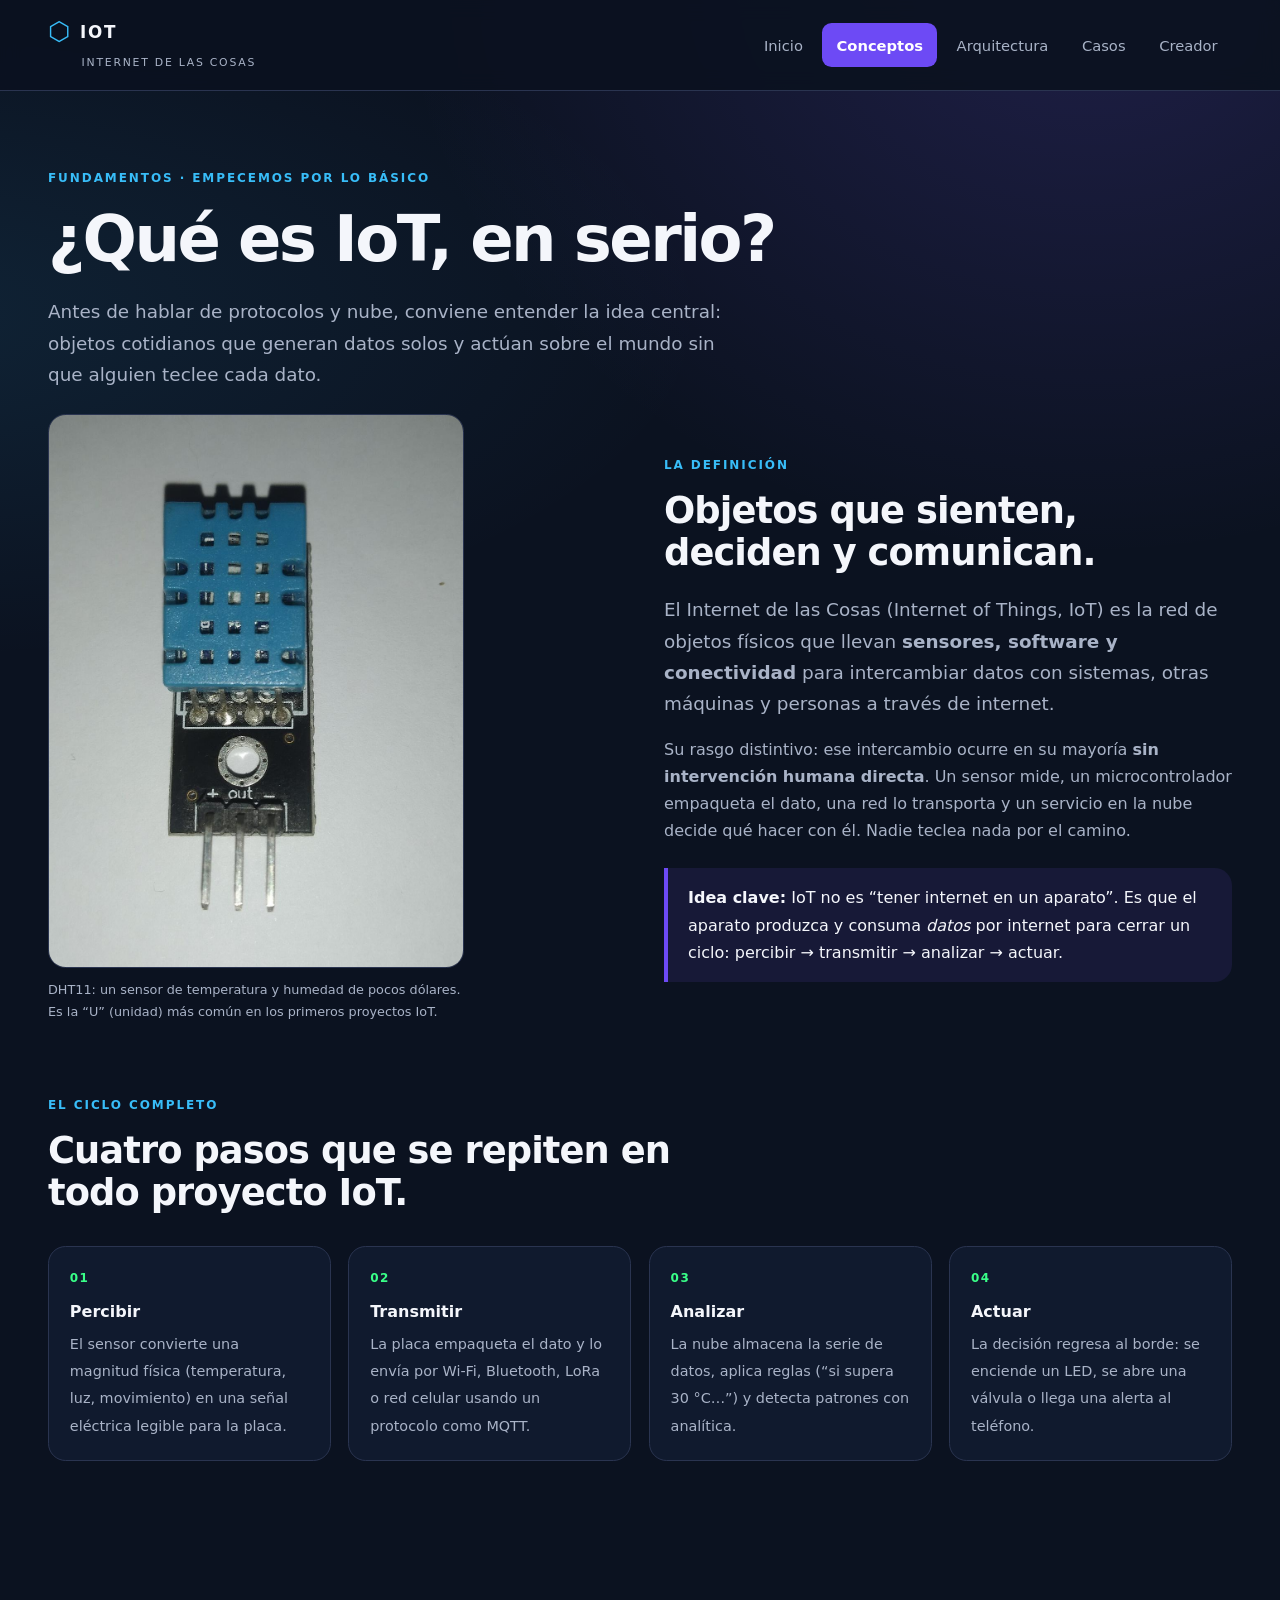
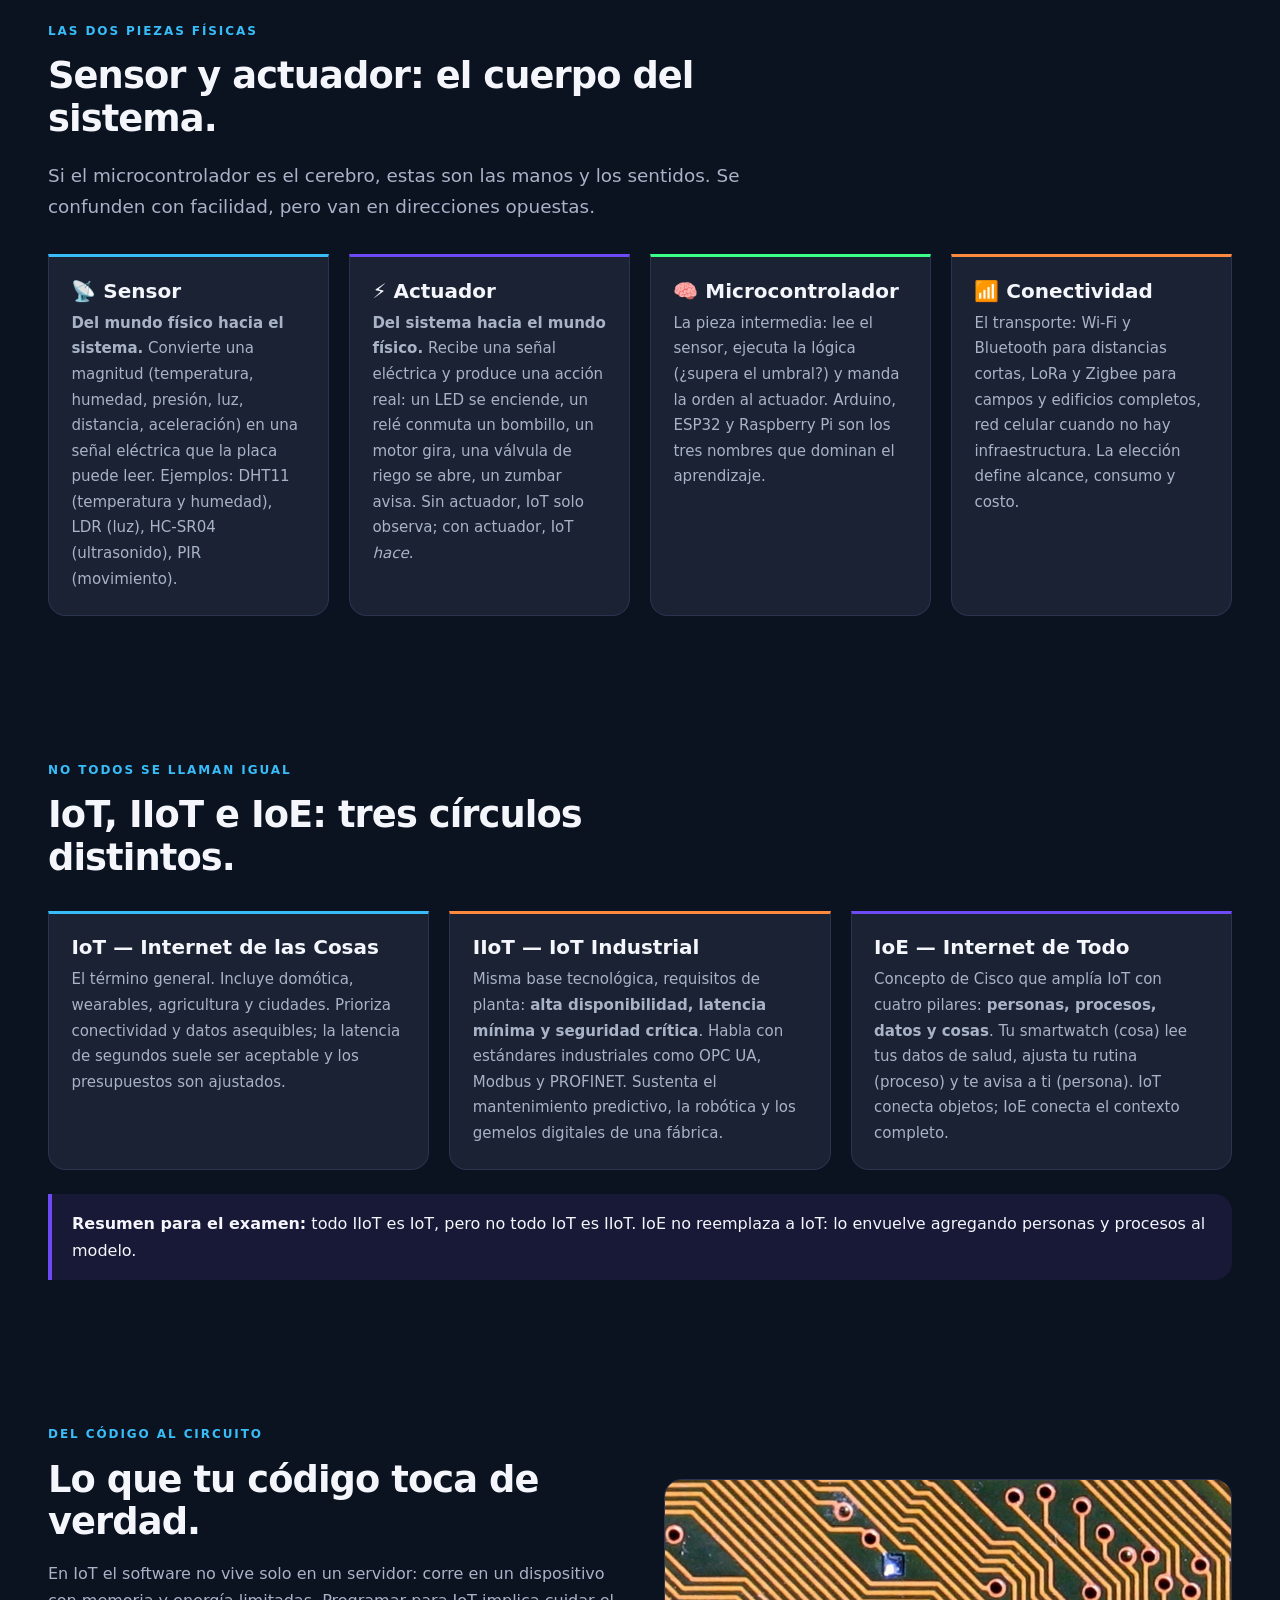
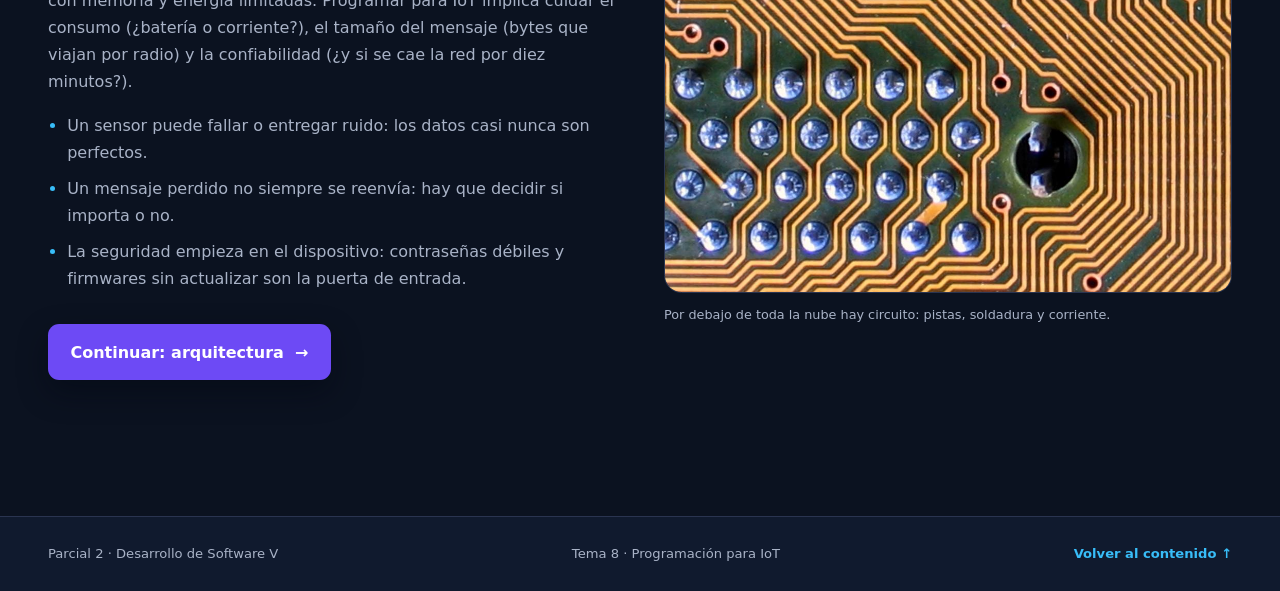
<file: conceptos.html>
<!DOCTYPE html>
<html lang="es">
<head>
    <meta charset="UTF-8">
    <meta name="viewport" content="width=device-width, initial-scale=1.0">
    <meta name="description" content="Conceptos de IoT: qué es el Internet de las Cosas, diferencias entre IoT, IIoT e IoE, y qué son un sensor y un actuador.">
    <title>Conceptos | IoT</title>
    <link rel="stylesheet" href="css/estilos.css">
</head>
<body>
    <a class="skip-link" href="#contenido">Saltar al contenido</a>

    <header class="site-header">
        <div class="container header-layout">
            <a class="brand" href="index.html"><span class="brand-icon" aria-hidden="true">⬡</span> IOT<span class="brand-subtitle">Internet de las Cosas</span></a>
            <button class="nav-toggle" type="button" aria-expanded="false" aria-controls="menu-principal" aria-label="Mostrar u ocultar el menú de navegación"><span aria-hidden="true">☰</span></button>
            <nav id="menu-principal" aria-label="Navegación principal">
                <ul class="nav-list">
                    <li><a href="index.html">Inicio</a></li>
                    <li><a href="conceptos.html" class="activo" aria-current="page">Conceptos</a></li>
                    <li><a href="arquitectura.html">Arquitectura</a></li>
                    <li><a href="casos.html">Casos</a></li>
                    <li><a href="creador.html">Creador</a></li>
                </ul>
            </nav>
        </div>
    </header>

    <main id="contenido" class="container" tabindex="-1">
        <section class="page-intro" aria-labelledby="conceptos-title">
            <p class="eyebrow">FUNDAMENTOS · EMPECEMOS POR LO BÁSICO</p>
            <h1 id="conceptos-title">¿Qué es IoT, en serio?</h1>
            <p class="lead">Antes de hablar de protocolos y nube, conviene entender la idea central: objetos cotidianos que generan datos solos y actúan sobre el mundo sin que alguien teclee cada dato.</p>
        </section>

        <!-- Definición principal con figura del sensor real usado en el laboratorio. -->
        <section class="split" aria-labelledby="def-title">
            <figure class="figura figura--retrato">
                <img src="img/sensor-dht11.jpg" width="1000" height="1333" alt="Módulo sensor DHT11 azul de tres pines, con la rejilla del sensor de humedad arriba" loading="lazy" decoding="async">
                <figcaption>DHT11: un sensor de temperatura y humedad de pocos dólares. Es la “U” (unidad) más común en los primeros proyectos IoT.</figcaption>
            </figure>
            <div>
                <p class="eyebrow">LA DEFINICIÓN</p>
                <h2 id="def-title">Objetos que sienten, deciden y comunican.</h2>
                <p class="lead">El Internet de las Cosas (<span lang="en">Internet of Things</span>, IoT) es la red de objetos físicos que llevan <strong>sensores, software y conectividad</strong> para intercambiar datos con sistemas, otras máquinas y personas a través de internet.</p>
                <p style="margin-top:1rem;">Su rasgo distintivo: ese intercambio ocurre en su mayoría <strong>sin intervención humana directa</strong>. Un sensor mide, un microcontrolador empaqueta el dato, una red lo transporta y un servicio en la nube decide qué hacer con él. Nadie teclea nada por el camino.</p>
                <div class="nota">
                    <p><strong>Idea clave:</strong> IoT no es “tener internet en un aparato”. Es que el aparato produzca y consuma <em>datos</em> por internet para cerrar un ciclo: percibir → transmitir → analizar → actuar.</p>
                </div>
            </div>
        </section>

        <!-- El ciclo completo en 4 pasos numerados. -->
        <section class="section" aria-labelledby="ciclo-title">
            <div class="section-heading">
                <p class="eyebrow">EL CICLO COMPLETO</p>
                <h2 id="ciclo-title">Cuatro pasos que se repiten en todo proyecto IoT.</h2>
            </div>
            <ol class="pasos">
                <li><strong>Percibir</strong><span>El sensor convierte una magnitud física (temperatura, luz, movimiento) en una señal eléctrica legible para la placa.</span></li>
                <li><strong>Transmitir</strong><span>La placa empaqueta el dato y lo envía por Wi-Fi, Bluetooth, LoRa o red celular usando un protocolo como MQTT.</span></li>
                <li><strong>Analizar</strong><span>La nube almacena la serie de datos, aplica reglas (“si supera 30 °C…”) y detecta patrones con analítica.</span></li>
                <li><strong>Actuar</strong><span>La decisión regresa al borde: se enciende un LED, se abre una válvula o llega una alerta al teléfono.</span></li>
            </ol>
        </section>

        <!-- Sensor vs actuador: las dos piezas físicas de todo sistema. -->
        <section class="section" aria-labelledby="sensor-title">
            <div class="section-heading">
                <p class="eyebrow">LAS DOS PIEZAS FÍSICAS</p>
                <h2 id="sensor-title">Sensor y actuador: el cuerpo del sistema.</h2>
                <p class="lead">Si el microcontrolador es el cerebro, estas son las manos y los sentidos. Se confunden con facilidad, pero van en direcciones opuestas.</p>
            </div>
            <div class="def-grid">
                <article class="def">
                    <h3>📡 Sensor</h3>
                    <p><strong>Del mundo físico hacia el sistema.</strong> Convierte una magnitud (temperatura, humedad, presión, luz, distancia, aceleración) en una señal eléctrica que la placa puede leer. Ejemplos: DHT11 (temperatura y humedad), LDR (luz), HC-SR04 (ultrasonido), PIR (movimiento).</p>
                </article>
                <article class="def def--morado">
                    <h3>⚡ Actuador</h3>
                    <p><strong>Del sistema hacia el mundo físico.</strong> Recibe una señal eléctrica y produce una acción real: un LED se enciende, un relé conmuta un bombillo, un motor gira, una válvula de riego se abre, un zumbar avisa. Sin actuador, IoT solo observa; con actuador, IoT <em>hace</em>.</p>
                </article>
                <article class="def def--verde">
                    <h3>🧠 Microcontrolador</h3>
                    <p>La pieza intermedia: lee el sensor, ejecuta la lógica (¿supera el umbral?) y manda la orden al actuador. Arduino, ESP32 y Raspberry Pi son los tres nombres que dominan el aprendizaje.</p>
                </article>
                <article class="def def--naranja">
                    <h3>📶 Conectividad</h3>
                    <p>El transporte: Wi-Fi y Bluetooth para distancias cortas, LoRa y Zigbee para campos y edificios completos, red celular cuando no hay infraestructura. La elección define alcance, consumo y costo.</p>
                </article>
            </div>
        </section>

        <!-- Diferencias entre IoT, IIoT e IoE. -->
        <section class="section" aria-labelledby="familia-title">
            <div class="section-heading">
                <p class="eyebrow">NO TODOS SE LLAMAN IGUAL</p>
                <h2 id="familia-title">IoT, IIoT e IoE: tres círculos distintos.</h2>
            </div>
            <div class="def-grid">
                <article class="def">
                    <h3>IoT — Internet de las Cosas</h3>
                    <p>El término general. Incluye domótica, wearables, agricultura y ciudades. Prioriza conectividad y datos asequibles; la latencia de segundos suele ser aceptable y los presupuestos son ajustados.</p>
                </article>
                <article class="def def--naranja">
                    <h3>IIoT — IoT Industrial</h3>
                    <p>Misma base tecnológica, requisitos de planta: <strong>alta disponibilidad, latencia mínima y seguridad crítica</strong>. Habla con estándares industriales como OPC UA, Modbus y PROFINET. Sustenta el mantenimiento predictivo, la robótica y los gemelos digitales de una fábrica.</p>
                </article>
                <article class="def def--morado">
                    <h3>IoE — Internet de Todo</h3>
                    <p>Concepto de Cisco que amplía IoT con cuatro pilares: <strong>personas, procesos, datos y cosas</strong>. Tu smartwatch (cosa) lee tus datos de salud, ajusta tu rutina (proceso) y te avisa a ti (persona). IoT conecta objetos; IoE conecta el contexto completo.</p>
                </article>
            </div>
            <div class="nota">
                <p><strong>Resumen para el examen:</strong> todo IIoT es IoT, pero no todo IoT es IIoT. IoE no reemplaza a IoT: lo envuelve agregando personas y procesos al modelo.</p>
            </div>
        </section>

        <!-- Recurso visual: la placa donde corre el código. -->
        <section class="split split--invertido section" aria-labelledby="placa-title">
            <figure class="figura">
                <img src="img/circuito.jpg" width="1100" height="801" alt="Macro de una placa de circuito impreso con pistas de cobre y puntos de soldadura azules" loading="lazy" decoding="async">
                <figcaption>Por debajo de toda la nube hay circuito: pistas, soldadura y corriente.</figcaption>
            </figure>
            <div>
                <p class="eyebrow">DEL CÓDIGO AL CIRCUITO</p>
                <h2 id="placa-title">Lo que tu código toca de verdad.</h2>
                <p style="margin-top:1rem;">En IoT el software no vive solo en un servidor: corre en un dispositivo con memoria y energía limitadas. Programar para IoT implica cuidar el consumo (¿batería o corriente?), el tamaño del mensaje (bytes que viajan por radio) y la confiabilidad (¿y si se cae la red por diez minutos?).</p>
                <ul class="lista-con">
                    <li>Un sensor puede fallar o entregar ruido: los datos casi nunca son perfectos.</li>
                    <li>Un mensaje perdido no siempre se reenvía: hay que decidir si importa o no.</li>
                    <li>La seguridad empieza en el dispositivo: contraseñas débiles y firmwares sin actualizar son la puerta de entrada.</li>
                </ul>
                <div class="actions">
                    <a class="button" href="arquitectura.html">Continuar: arquitectura <span aria-hidden="true">→</span></a>
                </div>
            </div>
        </section>
    </main>

    <footer class="site-footer">
        <div class="container footer-layout">
            <p>Parcial 2 · Desarrollo de Software V</p>
            <p>Tema 8 · Programación para IoT</p>
            <a href="#contenido">Volver al contenido ↑</a>
        </div>
    </footer>

    <script src="js/script.js" defer></script>
</body>
</html>
</file>
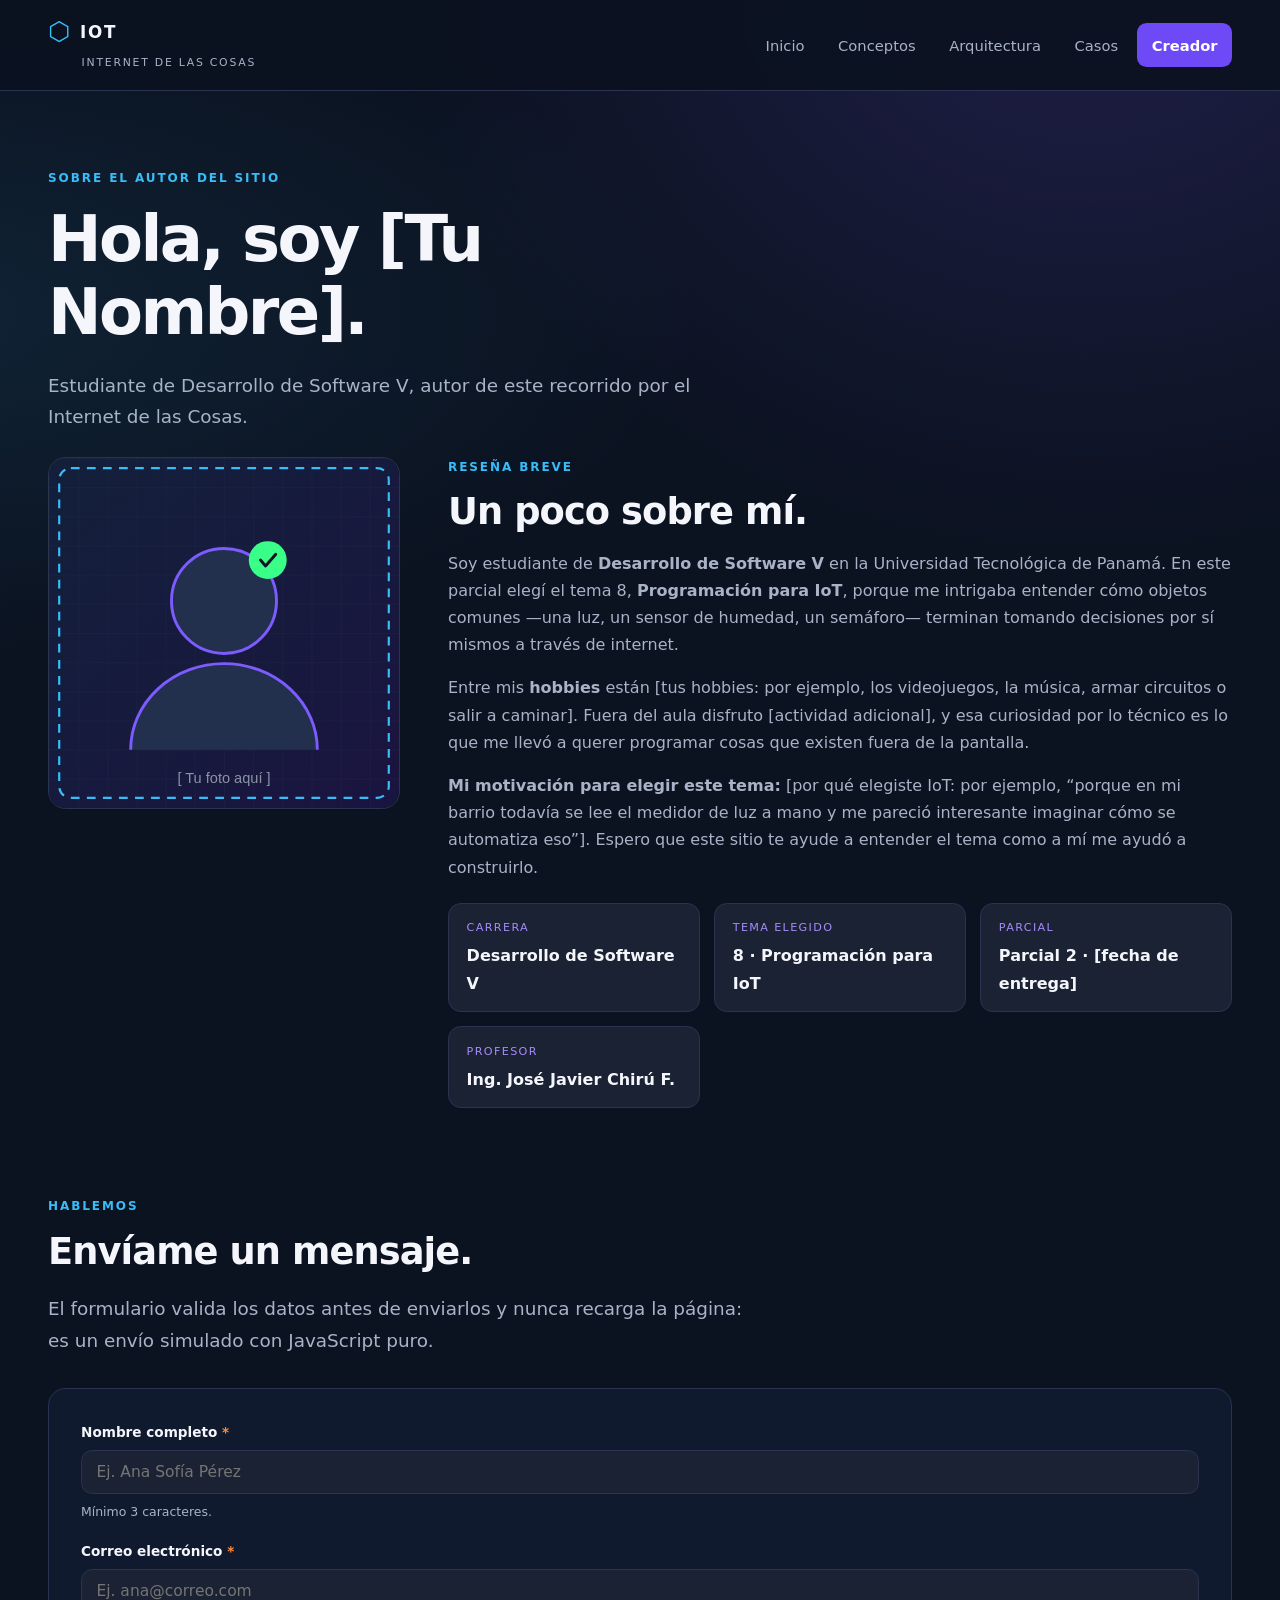
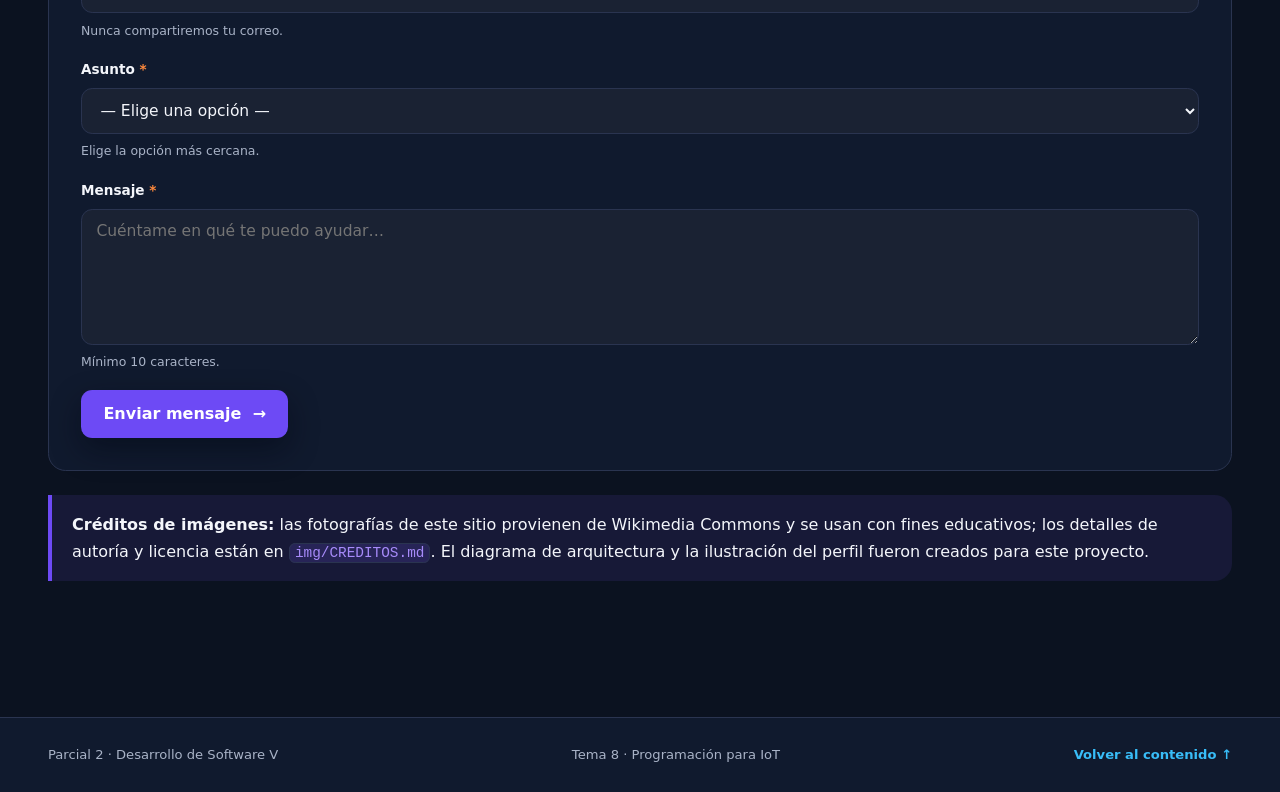
<file: creador.html>
<!DOCTYPE html>
<html lang="es">
<head>
    <meta charset="UTF-8">
    <meta name="viewport" content="width=device-width, initial-scale=1.0">
    <meta name="description" content="Breve reseña del creador del sitio web del Parcial 2 sobre Programación para IoT, y formulario de contacto validado con JavaScript.">
    <title>Creador | IoT</title>
    <link rel="stylesheet" href="css/estilos.css">
</head>
<body>
    <a class="skip-link" href="#contenido">Saltar al contenido</a>

    <header class="site-header">
        <div class="container header-layout">
            <a class="brand" href="index.html"><span class="brand-icon" aria-hidden="true">⬡</span> IOT<span class="brand-subtitle">Internet de las Cosas</span></a>
            <button class="nav-toggle" type="button" aria-expanded="false" aria-controls="menu-principal" aria-label="Mostrar u ocultar el menú de navegación"><span aria-hidden="true">☰</span></button>
            <nav id="menu-principal" aria-label="Navegación principal">
                <ul class="nav-list">
                    <li><a href="index.html">Inicio</a></li>
                    <li><a href="conceptos.html">Conceptos</a></li>
                    <li><a href="arquitectura.html">Arquitectura</a></li>
                    <li><a href="casos.html">Casos</a></li>
                    <li><a href="creador.html" class="activo" aria-current="page">Creador</a></li>
                </ul>
            </nav>
        </div>
    </header>

    <main id="contenido" class="container" tabindex="-1">
        <section class="page-intro" aria-labelledby="creador-title">
            <p class="eyebrow">SOBRE EL AUTOR DEL SITIO</p>
            <h1 id="creador-title">Hola, soy [Tu Nombre].</h1>
            <p class="lead">Estudiante de Desarrollo de Software V, autor de este recorrido por el Internet de las Cosas.</p>
        </section>

        <!--
            PARA PERSONALIZAR:
            1. Reemplaza img/creador.svg por tu foto (ej. img/tu-foto.jpg) y
               actualiza src, width, height y alt de la etiqueta <img>.
            2. Edita los textos entre corchetes [ ] con tus datos reales.
        -->
        <section class="perfil" aria-labelledby="resena-title">
            <img class="perfil-foto" src="img/creador.svg" width="480" height="480" alt="Espacio reservado para la fotografía del creador: ilustración de un avatar con la leyenda Tu foto aquí" loading="lazy" decoding="async">

            <div>
                <p class="eyebrow">RESEÑA BREVE</p>
                <h2 id="resena-title">Un poco sobre mí.</h2>
                <p style="margin-top:1rem;">Soy estudiante de <strong>Desarrollo de Software V</strong> en la Universidad Tecnológica de Panamá. En este parcial elegí el tema 8, <strong>Programación para IoT</strong>, porque me intrigaba entender cómo objetos comunes —una luz, un sensor de humedad, un semáforo— terminan tomando decisiones por sí mismos a través de internet.</p>
                <p style="margin-top:1rem;">Entre mis <strong>hobbies</strong> están [tus hobbies: por ejemplo, los videojuegos, la música, armar circuitos o salir a caminar]. Fuera del aula disfruto [actividad adicional], y esa curiosidad por lo técnico es lo que me llevó a querer programar cosas que existen fuera de la pantalla.</p>
                <p style="margin-top:1rem;"><strong>Mi motivación para elegir este tema:</strong> [por qué elegiste IoT: por ejemplo, “porque en mi barrio todavía se lee el medidor de luz a mano y me pareció interesante imaginar cómo se automatiza eso”]. Espero que este sitio te ayude a entender el tema como a mí me ayudó a construirlo.</p>

                <dl class="perfil-datos">
                    <div>
                        <dt>Carrera</dt>
                        <dd>Desarrollo de Software V</dd>
                    </div>
                    <div>
                        <dt>Tema elegido</dt>
                        <dd>8 · Programación para IoT</dd>
                    </div>
                    <div>
                        <dt>Parcial</dt>
                        <dd>Parcial 2 · [fecha de entrega]</dd>
                    </div>
                    <div>
                        <dt>Profesor</dt>
                        <dd>Ing. José Javier Chirú F.</dd>
                    </div>
                </dl>
            </div>
        </section>

        <!-- Formulario con validación en js/script.js (sin recargar la página). -->
        <section class="section" aria-labelledby="contacto-title">
            <div class="section-heading">
                <p class="eyebrow">HABLEMOS</p>
                <h2 id="contacto-title">Envíame un mensaje.</h2>
                <p class="lead">El formulario valida los datos antes de enviarlos y nunca recarga la página: es un envío simulado con JavaScript puro.</p>
            </div>

            <form class="formulario" id="form-contacto" novalidate>
                <div class="campo">
                    <label for="nombre">Nombre completo <span class="obligatorio" aria-hidden="true">*</span></label>
                    <input type="text" id="nombre" name="nombre" autocomplete="name" placeholder="Ej. Ana Sofía Pérez" aria-describedby="nota-nombre">
                    <span class="campo-nota" id="nota-nombre">Mínimo 3 caracteres.</span>
                </div>

                <div class="campo">
                    <label for="correo">Correo electrónico <span class="obligatorio" aria-hidden="true">*</span></label>
                    <input type="email" id="correo" name="correo" autocomplete="email" placeholder="Ej. ana@correo.com" aria-describedby="nota-correo">
                    <span class="campo-nota" id="nota-correo">Nunca compartiremos tu correo.</span>
                </div>

                <div class="campo">
                    <label for="asunto">Asunto <span class="obligatorio" aria-hidden="true">*</span></label>
                    <select id="asunto" name="asunto" aria-describedby="nota-asunto">
                        <option value="">— Elige una opción —</option>
                        <option value="consulta">Consulta sobre el proyecto</option>
                        <option value="sugerencia">Sugerencia para el sitio</option>
                        <option value="colaboracion">Propuesta de colaboración</option>
                        <option value="otro">Otro tema</option>
                    </select>
                    <span class="campo-nota" id="nota-asunto">Elige la opción más cercana.</span>
                </div>

                <div class="campo">
                    <label for="mensaje">Mensaje <span class="obligatorio" aria-hidden="true">*</span></label>
                    <textarea id="mensaje" name="mensaje" placeholder="Cuéntame en qué te puedo ayudar…" aria-describedby="nota-mensaje"></textarea>
                    <span class="campo-nota" id="nota-mensaje">Mínimo 10 caracteres.</span>
                </div>

                <button class="button" type="submit">Enviar mensaje <span aria-hidden="true">→</span></button>

                <!-- Resultado del envío: lo escribe la función mostrarMensaje(). -->
                <div id="form-mensaje" class="mensaje" role="status" aria-live="polite"></div>
            </form>

            <div class="nota">
                <p><strong>Créditos de imágenes:</strong> las fotografías de este sitio provienen de Wikimedia Commons y se usan con fines educativos; los detalles de autoría y licencia están en <code>img/CREDITOS.md</code>. El diagrama de arquitectura y la ilustración del perfil fueron creados para este proyecto.</p>
            </div>
        </section>
    </main>

    <footer class="site-footer">
        <div class="container footer-layout">
            <p>Parcial 2 · Desarrollo de Software V</p>
            <p>Tema 8 · Programación para IoT</p>
            <a href="#contenido">Volver al contenido ↑</a>
        </div>
    </footer>

    <script src="js/script.js" defer></script>
</body>
</html>
</file>
<file: css/estilos.css>
/* =========================================================
   ESTILOS DEL SITIO "IoT" — Autoría propia (sin plantillas)
   Autor: [Tu nombre] · Desarrollo de Software V
   Estructura del archivo:
     1. Variables y reset          5. Encabezado y navegación
     2. Tipografía base            6. Secciones, tarjetas y tablas
     3. Utilidades generales       7. Laboratorio (JS) y formulario
     4. Botones y enlaces          8. Pie, responsive y ajustes
   ========================================================= */

/* ---------- 1. Variables y reset ---------- */
:root {
    /* Paleta tecnológica: azul profundo + morado/celeste, con verde neón
       para estados activos y naranja para alertas. */
    --azul-profundo: #0b1220;      /* fondo principal */
    --azul-noche: #101a2e;         /* fondo elevado (encabezado, franjas) */
    --gris-oscuro: #1a2233;        /* tarjetas */
    --gris-borde: #2a3450;         /* bordes y separadores */
    --blanco-hueso: #f4f6fb;       /* texto principal */
    --gris-texto: #a9b3c7;         /* texto secundario (contraste ≥ 4.5:1) */
    --morado: #6d4af5;             /* acento primario (contraste 5.3:1 con blanco) */
    --morado-claro: #a78bfa;       /* acento para texto pequeño */
    --celeste: #38bdf8;            /* acento secundario */
    --verde-neon: #39ff88;         /* sensor encendido / mensajes de éxito */
    --naranja: #ff8a3d;            /* alertas y advertencias */
    --rojo: #ff5d73;               /* errores */
    --radio: 1.1rem;               /* radio de esquinas base */
    --sombra: 0 12px 30px rgba(3, 7, 18, 0.45);
    --fuente: "Segoe UI", system-ui, Arial, sans-serif;
}

/* color-scheme le indica al navegador que use la interfaz oscura
   (barras de scroll, calendarios, controles nativos). */
html {
    color-scheme: dark;
    /* Desplazamiento suave, respetando la preferencia del usuario. */
    scroll-behavior: smooth;
}

*, *::before, *::after {
    box-sizing: border-box;
}

body {
    margin: 0;
    font-family: var(--fuente);
    color: var(--blanco-hueso);
    line-height: 1.7;
    /* Degradados sutiles que dan profundidad sin usar imágenes. */
    background:
        radial-gradient(ellipse at 85% -5%, rgba(124, 92, 255, 0.18), transparent 45%),
        radial-gradient(ellipse at -10% 35%, rgba(56, 189, 248, 0.10), transparent 42%),
        var(--azul-profundo);
    background-attachment: fixed;
    min-height: 100vh;
    display: flex;
    flex-direction: column;
}

main {
    flex: 1;               /* empuja el pie hacia abajo en páginas cortas */
}

h1, h2, h3, p, figure, blockquote {
    margin: 0;
}

h1, h2, h3 {
    line-height: 1.15;
    font-weight: 750;
}

h1 { font-size: clamp(2.4rem, 5vw, 4.2rem); letter-spacing: -0.04em; }
h2 { font-size: clamp(1.5rem, 3vw, 2.3rem); letter-spacing: -0.025em; }
h3 { font-size: 1.25rem; }

p { color: var(--gris-texto); }

a {
    color: var(--celeste);
    text-underline-offset: 0.25em;
}

a:hover { color: var(--blanco-hueso); }

img {
    display: block;
    max-width: 100%;
    height: auto;          /* respeta width/height del HTML: sin saltos de layout */
}

code {
    font-family: Consolas, "Courier New", monospace;
    font-size: 0.9em;
    background: rgba(124, 92, 255, 0.16);
    border: 1px solid var(--gris-borde);
    border-radius: 0.4rem;
    padding: 0.08em 0.35em;
    color: var(--morado-claro);
}

/* Foco visible y consistente en todo el sitio (accesibilidad de teclado). */
:focus-visible {
    outline: 3px solid var(--celeste);
    outline-offset: 3px;
    border-radius: 0.3rem;
}

/* ---------- 2. Utilidades generales ---------- */
.container {
    width: min(74rem, calc(100% - 2rem));
    margin-inline: auto;
}

/* Enlace para saltar al contenido (solo visible al recibir foco). */
.skip-link {
    position: absolute;
    top: 0.5em;
    left: 1rem;
    transform: translateY(-200%);
    background: var(--blanco-hueso);
    color: var(--azul-profundo);
    font-weight: 700;
    padding: 0.75rem 1rem;
    border-radius: 0.5rem;
    z-index: 50;
    text-decoration: none;
}

.skip-link:focus {
    transform: translateY(0);
    color: var(--azul-profundo);
}

/* Texto visible solo para lectores de pantalla. */
.visually-hidden {
    position: absolute;
    width: 1px;
    height: 1px;
    margin: -1px;
    padding: 0;
    overflow: hidden;
    clip: rect(0 0 0 0);
    white-space: nowrap;
    border: 0;
}

.eyebrow {
    color: var(--celeste);
    font-size: 0.75rem;
    font-weight: 700;
    letter-spacing: 0.16em;
    margin-bottom: 0.9rem;
}

.lead {
    font-size: clamp(1rem, 1.6vw, 1.15rem);
    max-width: 44rem;
    margin-top: 1.25rem;
}

.section {
    padding-block: clamp(2.5rem, 6vw, 4.5rem);
}

.section-heading {
    max-width: 44rem;
    margin-bottom: 2rem;
}

/* Etiqueta tipo píldora para protocolos y conceptos. */
.chip {
    display: inline-block;
    font-size: 0.78rem;
    font-weight: 700;
    letter-spacing: 0.06em;
    padding: 0.15rem 0.6rem;
    border-radius: 999px;
    background: rgba(56, 189, 248, 0.14);
    border: 1px solid rgba(56, 189, 248, 0.45);
    color: var(--celeste);
}

/* Recuadro de nota / llamada a la atención. */
.nota {
    border-left: 4px solid var(--morado);
    background: rgba(124, 92, 255, 0.10);
    border-radius: 0 var(--radio) var(--radio) 0;
    padding: 1rem 1.25rem;
    margin-top: 1.5rem;
}

.nota p { color: var(--blanco-hueso); }

/* ---------- 3. Encabezado y navegación ---------- */
.site-header {
    position: sticky;              /* menú siempre disponible (control del usuario) */
    top: 0;
    z-index: 30;
    background: rgba(11, 18, 32, 0.92);
    backdrop-filter: blur(10px);
    border-bottom: 1px solid var(--gris-borde);
}

.header-layout {
    display: flex;
    flex-wrap: wrap;
    justify-content: space-between;
    align-items: center;
    gap: 0.9rem;
    padding-block: 1.1rem;
}

.brand {
    display: flex;
    flex-wrap: wrap;
    align-items: center;
    gap: 0.5rem;
    color: var(--blanco-hueso);
    font-weight: 800;
    letter-spacing: 0.1em;
    text-decoration: none;
    font-size: 1.05rem;
}

.brand:hover { color: var(--blanco-hueso); }

.brand-icon {
    color: var(--celeste);
    font-size: 1.6rem;
    line-height: 1;
}

.brand-subtitle {
    flex-basis: 100%;
    margin-left: 2.1rem;
    color: var(--gris-texto);
    font-size: 0.68rem;
    font-weight: 400;
    letter-spacing: 0.16em;
    text-transform: uppercase;
}

/* Botón del menú móvil: se oculta en pantallas grandes. */
.nav-toggle {
    display: none;
    background: var(--gris-oscuro);
    color: var(--blanco-hueso);
    border: 1px solid var(--gris-borde);
    border-radius: 0.6rem;
    font-size: 1.3rem;
    line-height: 1;
    padding: 0.5rem 0.75rem;
    cursor: pointer;
}

.nav-toggle:hover { border-color: var(--celeste); }

.nav-list {
    display: flex;
    flex-wrap: wrap;
    gap: 0.3rem;
    padding: 0;
    margin: 0;
    list-style: none;
}

.nav-list a {
    display: block;
    padding: 0.6rem 0.9rem;
    border-radius: 0.6rem;
    color: var(--gris-texto);
    text-decoration: none;
    font-size: 0.92rem;
    transition: background 0.18s ease, color 0.18s ease;
}

/* Visibilidad del estado: página actual y pasar el cursor. */
.nav-list a:hover {
    background: var(--gris-oscuro);
    color: var(--blanco-hueso);
}

.nav-list .activo,
.nav-list a[aria-current="page"] {
    background: var(--morado);
    color: #ffffff;
    font-weight: 700;
}

/* ---------- 4. Botones y enlaces ---------- */
.actions {
    display: flex;
    flex-wrap: wrap;
    align-items: center;
    gap: 1.4rem;
    margin-top: 2rem;
}

.button {
    display: inline-flex;
    align-items: center;
    gap: 0.7rem;
    padding: 0.9rem 1.4rem;
    border: 0;
    border-radius: 0.7rem;
    background: var(--morado);
    color: #ffffff;
    font-family: inherit;
    font-size: 1rem;
    font-weight: 700;
    text-decoration: none;
    cursor: pointer;
    box-shadow: var(--sombra);
    transition: transform 0.15s ease, background 0.15s ease;
}

.button:hover {
    background: #7a58fc;
    color: #ffffff;
    transform: translateY(-2px);
}

.button--suave {                 /* variante secundaria (borde en vez de relleno) */
    background: transparent;
    border: 1px solid var(--gris-borde);
    box-shadow: none;
    color: var(--blanco-hueso);
}

.button--suave:hover { background: var(--gris-oscuro); }

.text-link {
    font-size: 0.92rem;
    font-weight: 700;
    text-decoration: none;
    color: var(--celeste);
}

.text-link:hover { color: var(--blanco-hueso); }

/* ---------- 5. Hero, franja de datos y páginas internas ---------- */
.hero {
    display: flex;
    flex-direction: column;
    gap: 2.5rem;
    align-items: center;
    padding-block: clamp(2.5rem, 6vw, 5rem);
}

.hero-copy, .hero-image {
    flex: 1;
    min-width: 0;
}

.hero h1 span { color: var(--celeste); }

.hero-image { width: 100%; }

.hero-image img {
    width: 100%;
    border: 1px solid var(--gris-borde);
    border-radius: var(--radio);
    box-shadow: var(--sombra);
}

.hero-image figcaption {
    margin-top: 0.7rem;
    font-size: 0.8rem;
    color: var(--gris-texto);
}

.stats {
    display: grid;
    grid-template-columns: repeat(auto-fit, minmax(15rem, 1fr));
    gap: 1rem;
    background: var(--azul-noche);
    border: 1px solid var(--gris-borde);
    border-radius: var(--radio);
    padding: clamp(1.2rem, 3vw, 2rem);
}

.stat {
    display: flex;
    flex-direction: column;
    gap: 0.35rem;
    border-left: 3px solid var(--morado);
    padding-left: 1rem;
}

.stat strong {
    font-size: clamp(1.5rem, 3vw, 2rem);
    color: var(--verde-neon);
    letter-spacing: -0.02em;
}

.stat span { font-size: 0.88rem; color: var(--gris-texto); }

/* Introducción de las páginas internas. */
.page-intro {
    padding-block: clamp(2.5rem, 6vw, 5rem) 1.5rem;
    max-width: 48rem;
}

.page-intro h1 { margin-top: 0.4rem; }

/* ---------- 6. Tarjetas, figuras y listas de contenido ---------- */
.card-list {
    display: grid;
    grid-template-columns: repeat(auto-fit, minmax(17rem, 1fr));
    gap: 1.25rem;
}

.card {
    display: flex;
    flex-direction: column;
    min-width: 0;
    background: var(--gris-oscuro);
    border: 1px solid var(--gris-borde);
    border-radius: var(--radio);
    overflow: hidden;
    transition: transform 0.18s ease, border-color 0.18s ease;
}

.card:hover {
    transform: translateY(-4px);
    border-color: var(--morado);
}

.card-media img {
    width: 100%;
    aspect-ratio: 16 / 10;      /* formato fijo: la caja no salta al cargar */
    object-fit: cover;
}

.card-body {
    display: flex;
    flex-direction: column;
    gap: 0.6rem;
    padding: 1.5rem;
    flex: 1;
}

.card-body .text-link { margin-top: auto; }

.card-number {
    font-size: 0.7rem;
    color: var(--morado-claro);
    letter-spacing: 0.14rem;
    font-weight: 700;
}

.card h3 { font-size: 1.2rem; }

.card p { font-size: 0.95rem; }

/* Rejilla de heurísticas (página de inicio). */
.heuri-grid {
    display: grid;
    grid-template-columns: repeat(auto-fit, minmax(15.5rem, 1fr));
    gap: 1.1rem;
}

.heuri {
    background: var(--azul-noche);
    border: 1px solid var(--gris-borde);
    border-radius: var(--radio);
    padding: 1.3rem;
}

.heuri-mark {
    display: inline-grid;
    place-items: center;
    width: 2.2rem;
    height: 2.2rem;
    border-radius: 0.6rem;
    background: rgba(56, 189, 248, 0.14);
    color: var(--celeste);
    font-size: 1.05rem;
    margin-bottom: 0.8rem;
}

.heuri h3 { font-size: 1.02rem; margin-bottom: 0.4rem; }
.heuri p { font-size: 0.9rem; }

/* Dos columnas: figura + texto (conceptos, arquitectura, creador). */
.split {
    display: grid;
    grid-template-columns: 1fr;
    gap: clamp(1.5rem, 4vw, 3rem);
    align-items: center;
}

.figura img,
.figura-object {
    width: 100%;
    border: 1px solid var(--gris-borde);
    border-radius: var(--radio);
}

.figura figcaption,
.figura .creditos {
    margin-top: 0.7rem;
    font-size: 0.8rem;
    color: var(--gris-texto);
}

.figura--retrato { max-width: 26rem; }

/* Definiciones cortas en rejilla (sensor vs actuador, IIoT, IoE). */
.def-grid {
    display: grid;
    grid-template-columns: repeat(auto-fit, minmax(16rem, 1fr));
    gap: 1.25rem;
    margin-top: 2rem;
}

.def {
    background: var(--gris-oscuro);
    border: 1px solid var(--gris-borde);
    border-top: 3px solid var(--celeste);
    border-radius: 0 0 var(--radio) var(--radio);
    padding: 1.4rem;
}

.def--morado { border-top-color: var(--morado); }
.def--verde { border-top-color: var(--verde-neon); }
.def--naranja { border-top-color: var(--naranja); }

.def h3 { margin-bottom: 0.5rem; }
.def p { font-size: 0.94rem; }

/* Listas con viñeta personalizada. */
.lista-con {
    padding-left: 1.2rem;
    margin-top: 1rem;
}

.lista-con li {
    color: var(--gris-texto);
    margin-bottom: 0.55rem;
}

.lista-con li::marker { color: var(--celeste); }

/* Etapas numeradas del ciclo IoT. */
.pasos {
    counter-reset: paso;
    display: grid;
    grid-template-columns: repeat(auto-fit, minmax(14rem, 1fr));
    gap: 1.1rem;
    padding: 0;
    margin-top: 2rem;
    list-style: none;
}

.pasos li {
    counter-increment: paso;
    background: var(--azul-noche);
    border: 1px solid var(--gris-borde);
    border-radius: var(--radio);
    padding: 1.3rem;
    position: relative;
}

.pasos li::before {
    content: counter(paso, decimal-leading-zero);
    display: block;
    font-size: 0.75rem;
    font-weight: 800;
    letter-spacing: 0.12em;
    color: var(--verde-neon);
    margin-bottom: 0.6rem;
}

.pasos strong { color: var(--blanco-hueso); display: block; margin-bottom: 0.3rem; }
.pasos span { font-size: 0.9rem; color: var(--gris-texto); }

/* ---------- 7. Tablas comparativas ---------- */
/* Contenedor con desplazamiento horizontal: la tabla nunca rompe el móvil. */
.tabla-scroll {
    overflow-x: auto;
    border: 1px solid var(--gris-borde);
    border-radius: var(--radio);
    margin-top: 2rem;
    background: var(--gris-oscuro);
}

.tabla {
    width: 100%;
    min-width: 46rem;
    border-collapse: collapse;
    font-size: 0.92rem;
}

.tabla caption {
    caption-side: top;
    text-align: left;
    padding: 1rem 1.1rem 0.4rem;
    color: var(--blanco-hueso);
    font-weight: 700;
}

.tabla th,
.tabla td {
    padding: 0.85rem 1.1rem;
    text-align: left;
    border-bottom: 1px solid var(--gris-borde);
}

.tabla th {
    background: var(--azul-noche);
    color: var(--celeste);
    font-size: 0.78rem;
    letter-spacing: 0.1em;
    text-transform: uppercase;
}

.tabla tbody tr:last-child td { border-bottom: 0; }

.tabla tbody tr:hover td { background: rgba(124, 92, 255, 0.08); }

.tabla td:first-child { color: var(--blanco-hueso); font-weight: 700; }

/* Tarjetas de las 4 capas (arquitectura). */
.capas {
    display: grid;
    grid-template-columns: repeat(auto-fit, minmax(16rem, 1fr));
    gap: 1.1rem;
    margin-top: 2rem;
}

.capa {
    background: var(--gris-oscuro);
    border: 1px solid var(--gris-borde);
    border-radius: var(--radio);
    padding: 1.4rem;
    position: relative;
    overflow: hidden;
}

/* Cada capa recibe un color de acento distinto (misma escala que el diagrama). */
.capa::after {
    content: "";
    position: absolute;
    inset: auto 0 0 0;
    height: 4px;
    background: var(--celeste);
}

.capa:nth-child(1)::after { background: var(--verde-neon); }
.capa:nth-child(2)::after { background: var(--morado); }
.capa:nth-child(3)::after { background: var(--celeste); }
.capa:nth-child(4)::after { background: var(--naranja); }

.capa-num {
    font-size: 0.72rem;
    font-weight: 800;
    letter-spacing: 0.14em;
    color: var(--gris-texto);
}

.capa h3 { margin: 0.5rem 0 0.6rem; font-size: 1.08rem; }
.capa p { font-size: 0.92rem; }

/* ---------- 8. Laboratorio (interacciones con JavaScript) ---------- */
.lab {
    display: grid;
    gap: 1.25rem;
    margin-top: 2rem;
    background: var(--azul-noche);
    border: 1px solid var(--gris-borde);
    border-radius: var(--radio);
    padding: clamp(1.3rem, 3vw, 2rem);
}

/* Dos columnas en escritorio: controles a la izquierda, registro a la derecha. */
.lab-grid {
    display: grid;
    grid-template-columns: 1fr;
    gap: 1.4rem;
}

.lab-col {
    display: grid;
    gap: 1.1rem;
    align-content: start;
}

.lab h3 span { color: var(--gris-texto); }
.lab h3 span.encendido { color: var(--verde-neon); }

.lab-nota { font-size: 0.9rem; }

.lab-panel {
    display: flex;
    flex-wrap: wrap;
    align-items: center;
    gap: 1.5rem;
}

/* LED simulado: cambia de color según el estado (visibilidad del estado). */
.led {
    width: 4.5rem;
    height: 4.5rem;
    border-radius: 50%;
    background: #233046;
    border: 3px solid var(--gris-borde);
    flex-shrink: 0;
    transition: background 0.25s ease, box-shadow 0.25s ease;
}

.led.encendido {
    background: var(--verde-neon);
    border-color: #9dffc9;
    box-shadow: 0 0 22px rgba(57, 255, 136, 0.75);
}

.lab-estado {
    display: grid;
    grid-template-columns: repeat(auto-fit, minmax(9rem, 1fr));
    gap: 0.8rem;
    margin: 0;
}

.lab-estado div {
    background: var(--gris-oscuro);
    border: 1px solid var(--gris-borde);
    border-radius: 0.8rem;
    padding: 0.8rem 1rem;
}

.lab-estado dt {
    font-size: 0.72rem;
    letter-spacing: 0.1em;
    text-transform: uppercase;
    color: var(--gris-texto);
}

.lab-estado dd {
    margin: 0.25rem 0 0;
    font-size: 1.3rem;
    font-weight: 750;
    color: var(--celeste);
    font-variant-numeric: tabular-nums;  /* cifras alineadas: más fácil de leer */
}

.lab-botones {
    display: flex;
    flex-wrap: wrap;
    gap: 0.8rem;
}

/* Registro tipo consola con los mensajes publicados por MQTT. */
.registro {
    list-style: none;
    margin: 0;
    padding: 1rem;
    background: #070b14;
    border: 1px solid var(--gris-borde);
    border-radius: 0.8rem;
    font-family: Consolas, "Courier New", monospace;
    font-size: 0.82rem;
    max-height: 13rem;
    overflow-y: auto;
}

.registro li {
    color: #7f8ca6;
    padding-block: 0.2rem;
    border-bottom: 1px dashed rgba(42, 52, 80, 0.6);
}

.registro li:last-child { border-bottom: 0; }

.registro .ok { color: var(--verde-neon); }
.registro .aviso { color: var(--naranja); }

/* Mensajes de estado (patrón de clase: contenedor + tipo + texto). */
.mensaje {
    border: 1px solid var(--gris-borde);
    border-left-width: 4px;
    border-radius: 0.7rem;
    padding: 0.85rem 1.1rem;
    font-size: 0.93rem;
    background: var(--gris-oscuro);
    color: var(--blanco-hueso);
}

.mensaje:empty { display: none; }        /* sin espacio cuando no hay mensaje */

.mensaje--exito {
    border-left-color: var(--verde-neon);
    background: rgba(57, 255, 136, 0.10);
    color: #b9ffd9;
}

.mensaje--error {
    border-left-color: var(--rojo);
    background: rgba(255, 93, 115, 0.10);
    color: #ffc9d1;
}

.mensaje--alerta {
    border-left-color: var(--naranja);
    background: rgba(255, 138, 61, 0.10);
    color: #ffd9be;
}

.mensaje--info {
    border-left-color: var(--celeste);
    background: rgba(56, 189, 248, 0.10);
    color: #c9ecff;
}

/* ---------- 9. Perfil y formulario (página del creador) ---------- */
.perfil {
    display: grid;
    grid-template-columns: 1fr;
    gap: clamp(1.5rem, 4vw, 3rem);
    align-items: start;
}

.perfil-foto {
    width: 100%;
    max-width: 22rem;
    border: 1px solid var(--gris-borde);
    border-radius: var(--radio);
}

.perfil-datos {
    display: grid;
    grid-template-columns: repeat(auto-fit, minmax(13rem, 1fr));
    gap: 0.9rem;
    margin-top: 1.4rem;
}

.perfil-datos div {
    background: var(--gris-oscuro);
    border: 1px solid var(--gris-borde);
    border-radius: 0.8rem;
    padding: 0.9rem 1.1rem;
}

.perfil-datos dt {
    font-size: 0.7rem;
    letter-spacing: 0.12em;
    text-transform: uppercase;
    color: var(--morado-claro);
}

.perfil-datos dd { margin: 0.3rem 0 0; color: var(--blanco-hueso); font-weight: 600; }

.formulario {
    display: grid;
    grid-template-columns: 1fr;
    gap: 1.1rem;
    background: var(--azul-noche);
    border: 1px solid var(--gris-borde);
    border-radius: var(--radio);
    padding: clamp(1.3rem, 3vw, 2rem);
    margin-top: 2rem;
}

.campo { display: grid; gap: 0.4rem; }

.campo label {
    font-size: 0.85rem;
    font-weight: 700;
    color: var(--blanco-hueso);
}

.campo .obligatorio { color: var(--naranja); }

.campo input,
.campo select,
.campo textarea {
    width: 100%;
    font-family: inherit;
    font-size: 0.97rem;
    color: var(--blanco-hueso);
    background: var(--gris-oscuro);
    border: 1px solid var(--gris-borde);
    border-radius: 0.7rem;
    padding: 0.75rem 0.9rem;
    transition: border-color 0.18s ease;
}

.campo input:hover,
.campo select:hover,
.campo textarea:hover { border-color: var(--morado); }

.campo textarea { min-height: 8.5rem; resize: vertical; }

/* Prevención de errores: el campo inválido se marca en rojo y con aria-invalid. */
.campo.invalido input,
.campo.invalido select,
.campo.invalido textarea {
    border-color: var(--rojo);
    background: rgba(255, 93, 115, 0.08);
}

.campo-nota {
    font-size: 0.78rem;
    color: var(--gris-texto);
}

.campo.invalido .campo-nota { color: #ffc9d1; font-weight: 600; }

.formulario .button { justify-self: start; }

/* ---------- 10. Pie y responsive ---------- */
.site-footer {
    border-top: 1px solid var(--gris-borde);
    background: var(--azul-noche);
    font-size: 0.82rem;
    margin-top: clamp(2rem, 5vw, 4rem);
}

.footer-layout {
    display: flex;
    flex-wrap: wrap;
    justify-content: space-between;
    align-items: center;
    gap: 1rem;
    padding-block: 1.6rem;
}

.footer-layout p { color: var(--gris-texto); }

.footer-layout a { font-weight: 700; text-decoration: none; }

/* ----- Pantallas medianas y grandes: hero en dos columnas ----- */
@media (min-width: 56rem) {
    .hero { flex-direction: row; gap: 3rem; }
    .split { grid-template-columns: 1fr 1fr; }
    .split--invertido > :first-child { order: 2; }
    .perfil { grid-template-columns: 22rem 1fr; }
    .lab-grid { grid-template-columns: 1.15fr 1fr; }
}

/* ----- Móvil: menú plegable y apilado ----- */
@media (max-width: 47.99rem) {
    .nav-toggle { display: block; }

    /* El menú está oculto hasta que se presiona el botón (aria-expanded). */
    #menu-principal {
        display: none;
        flex-basis: 100%;
    }

    #menu-principal.abierto { display: block; }

    .nav-list { flex-direction: column; }

    .nav-list a {
        padding: 0.8rem 1rem;
        font-size: 1rem;
    }

    .footer-layout { flex-direction: column; align-items: flex-start; }
    .perfil-foto { margin-inline: auto; }
}

/* Accesibilidad: quien prefiera menos movimiento no recibe animaciones. */
@media (prefers-reduced-motion: reduce) {
    html { scroll-behavior: auto; }
    *, *::before, *::after {
        animation-duration: 0.01ms !important;
        transition-duration: 0.01ms !important;
    }
}
</file>
